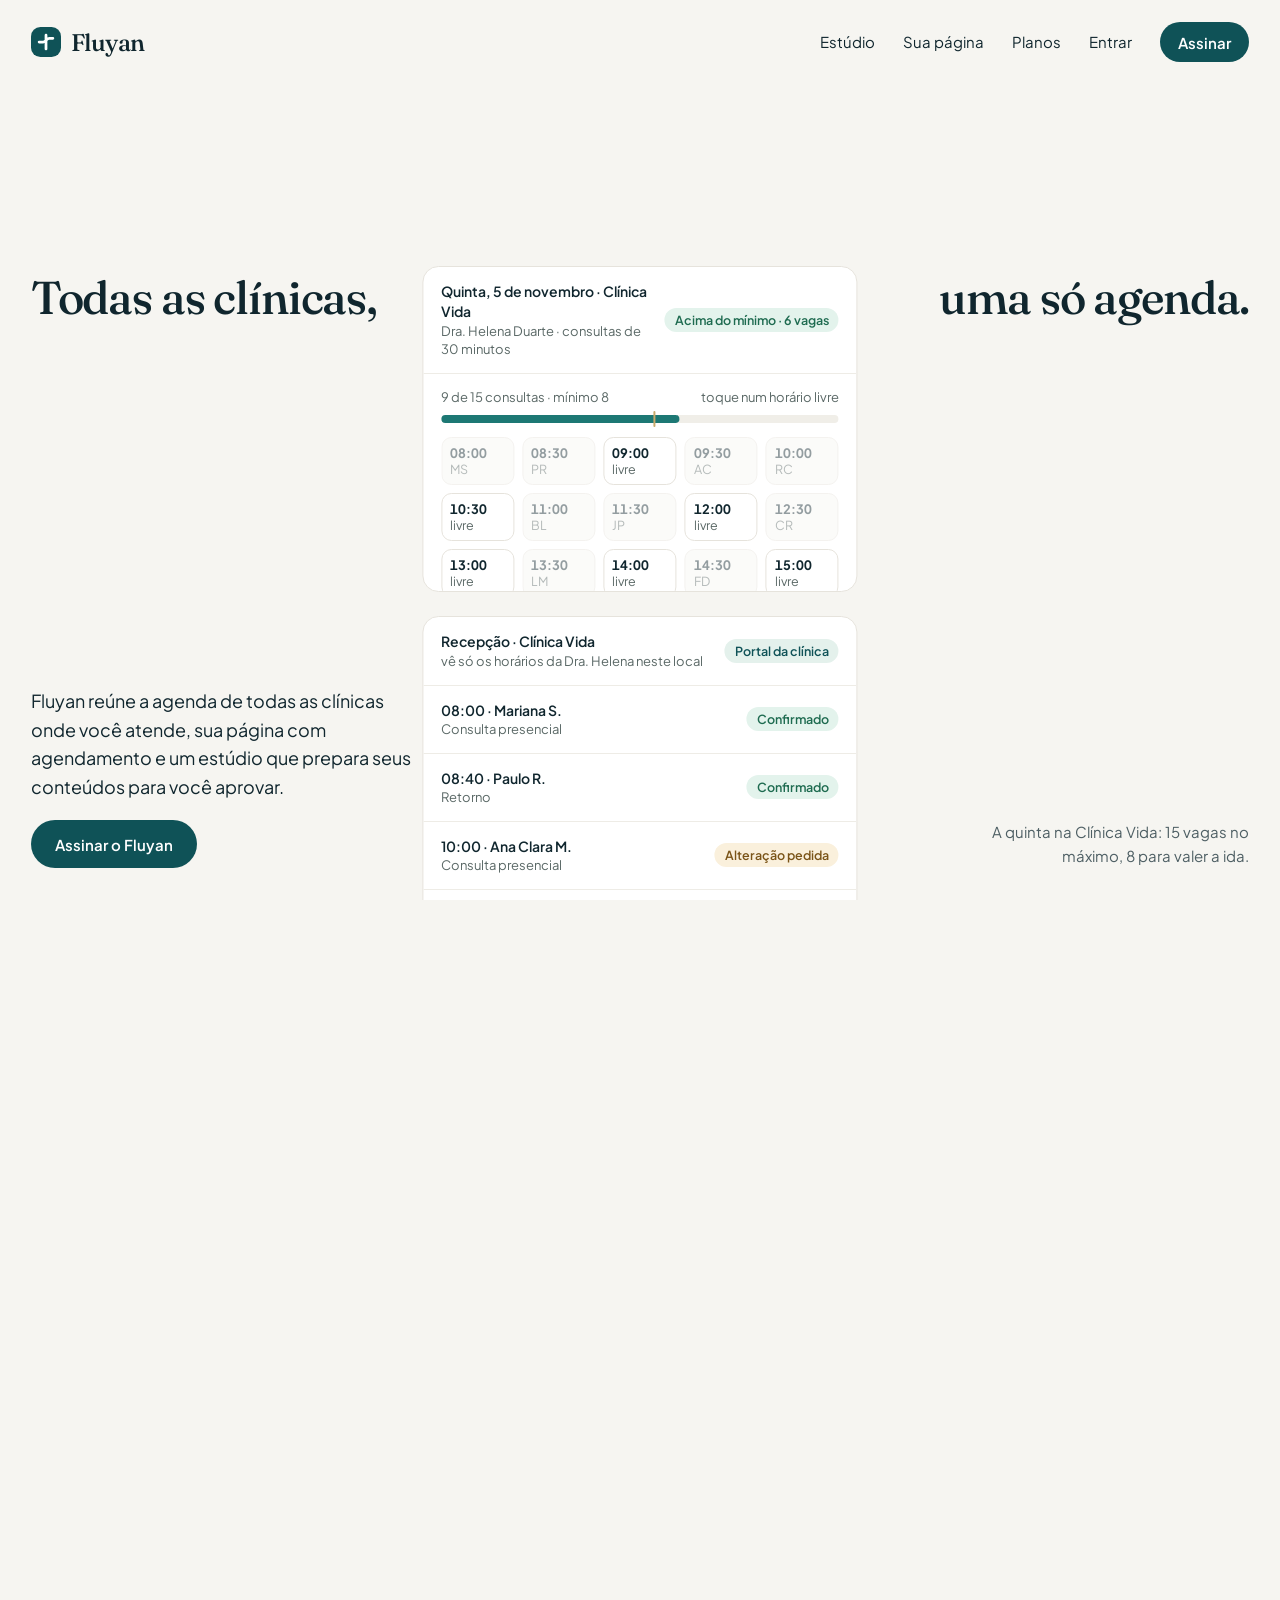
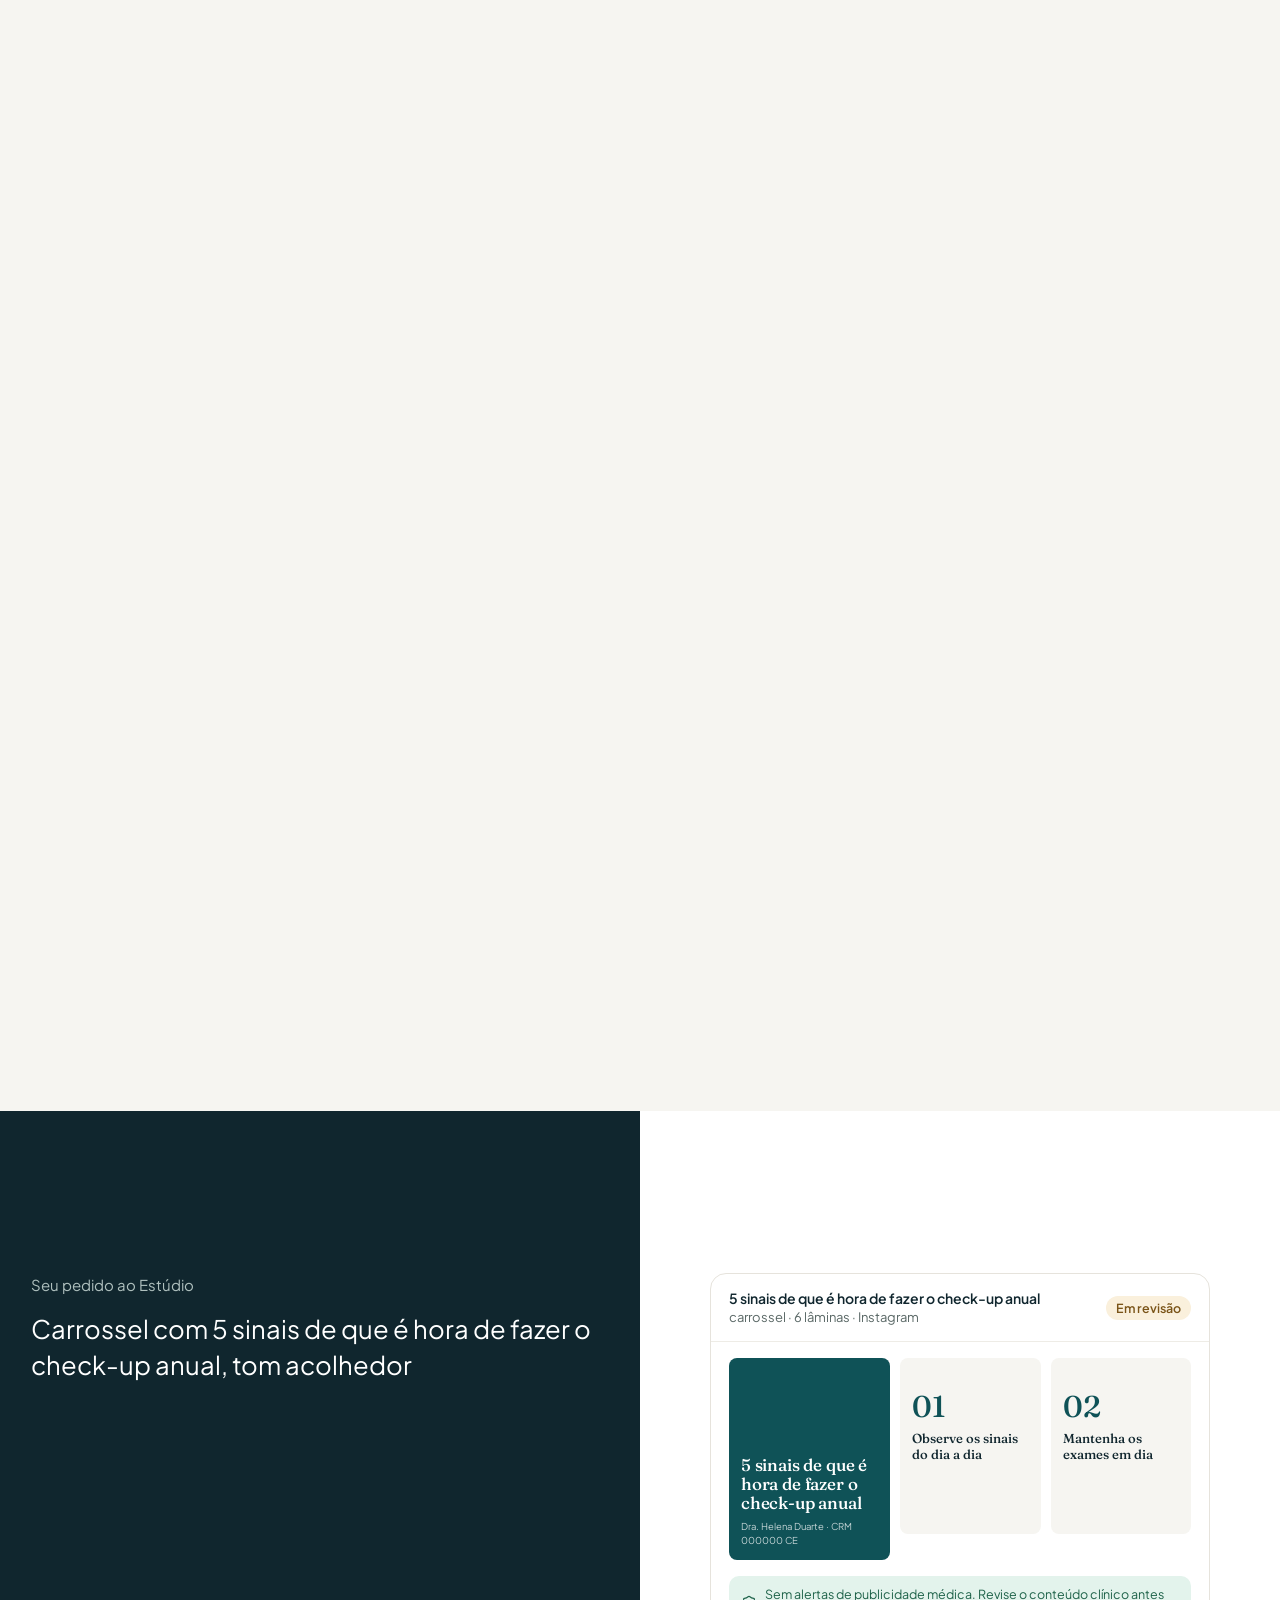
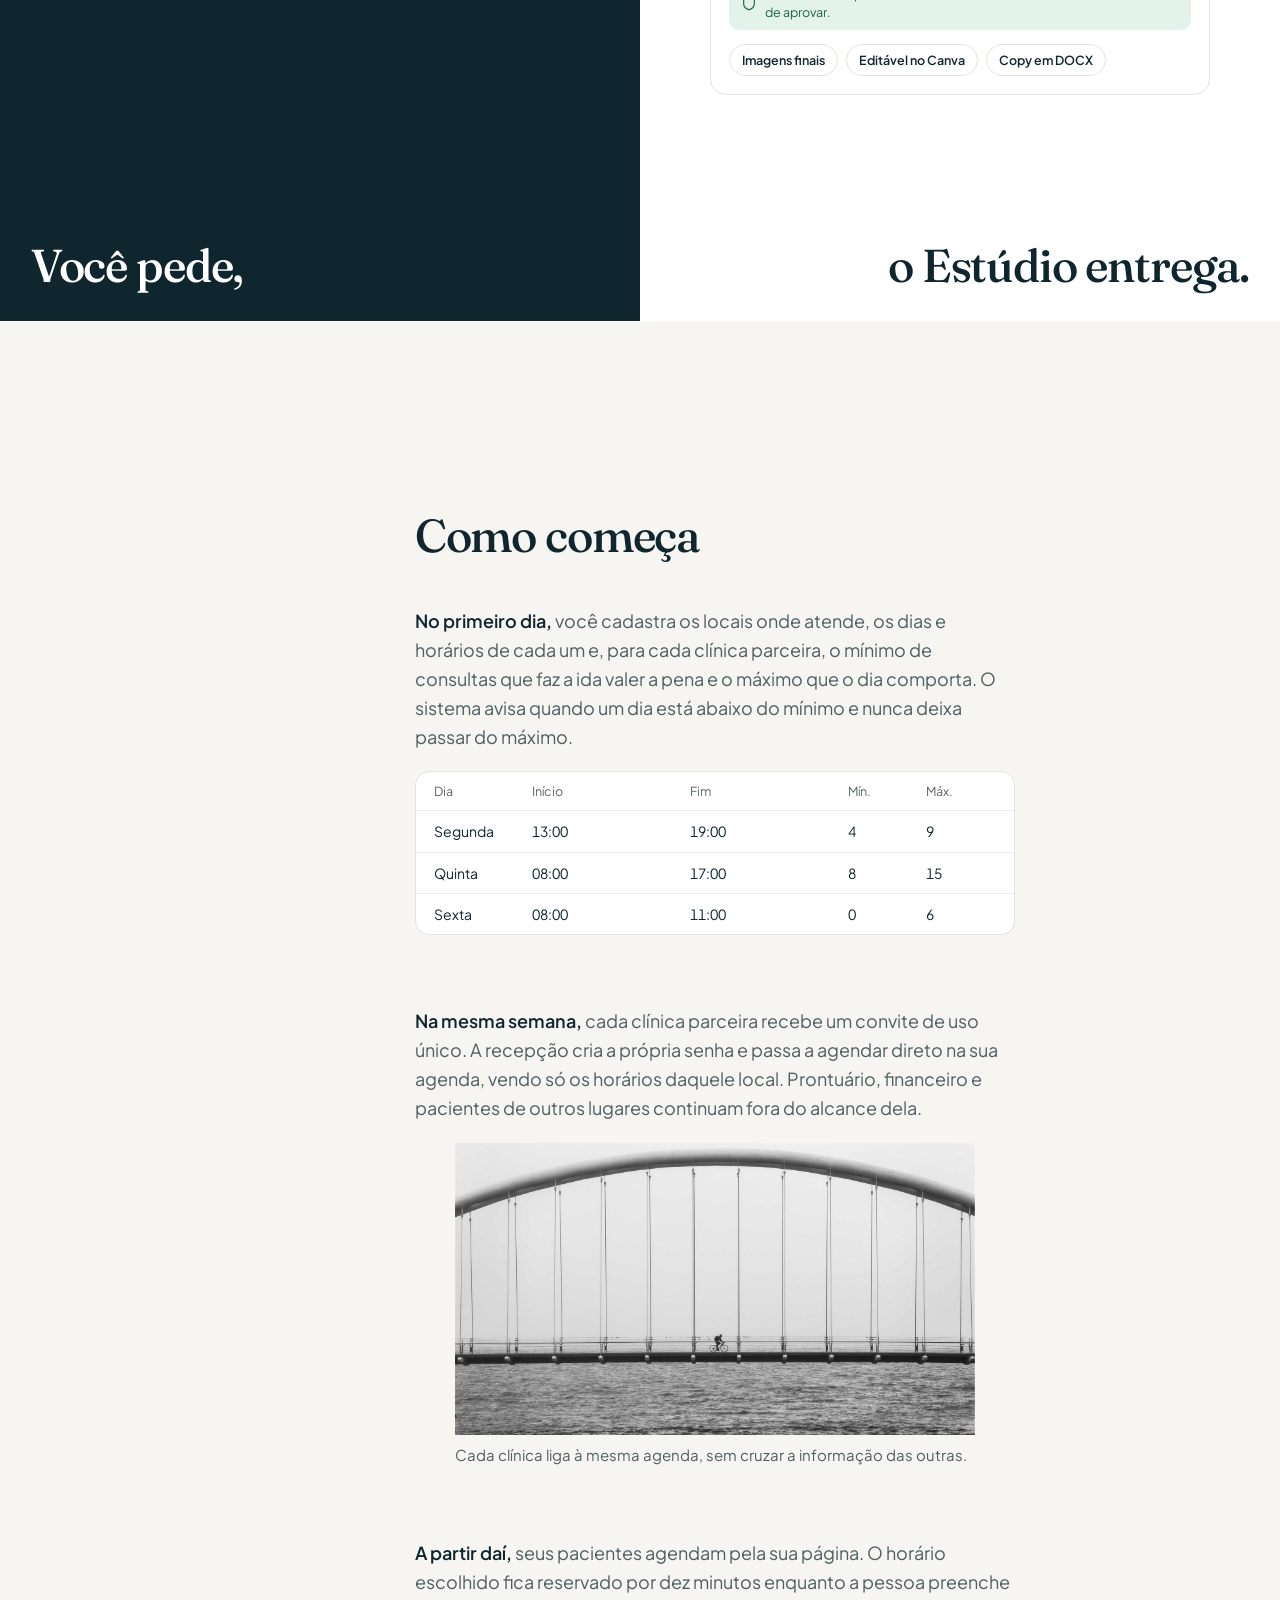
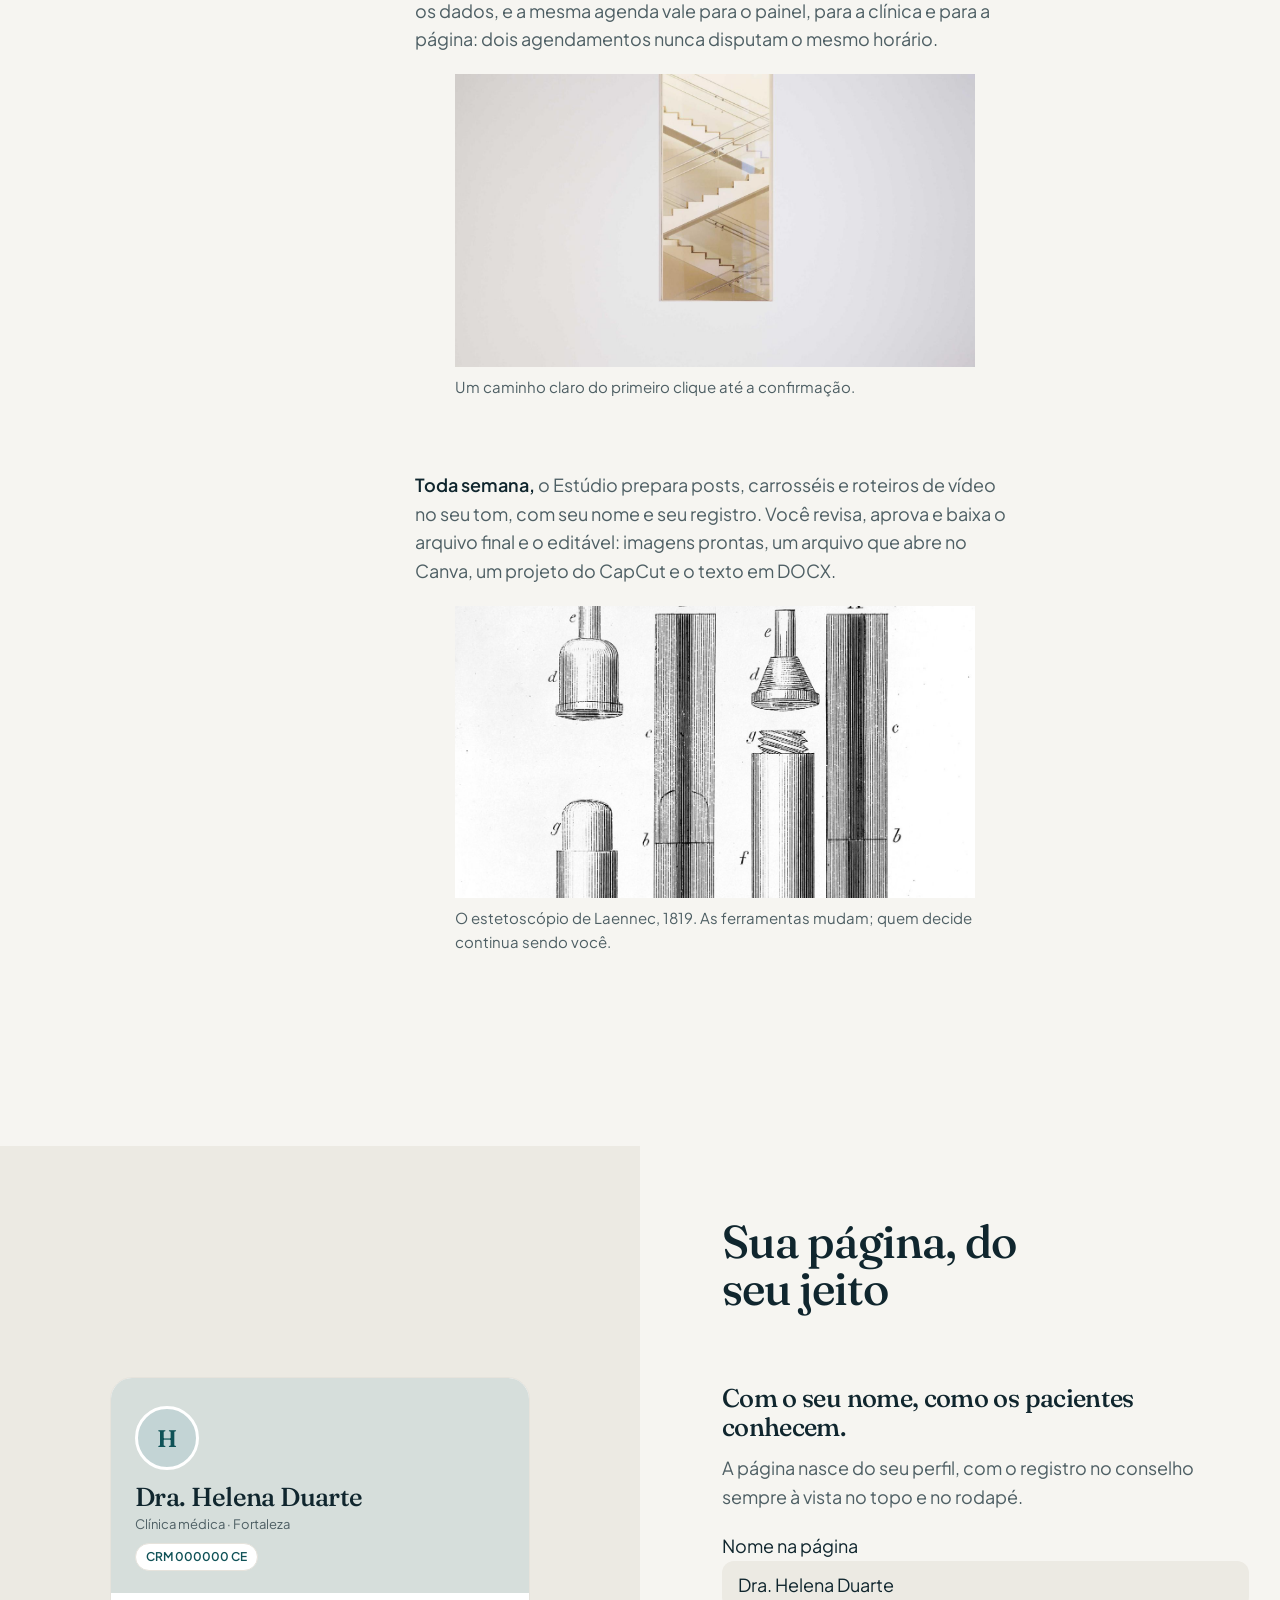
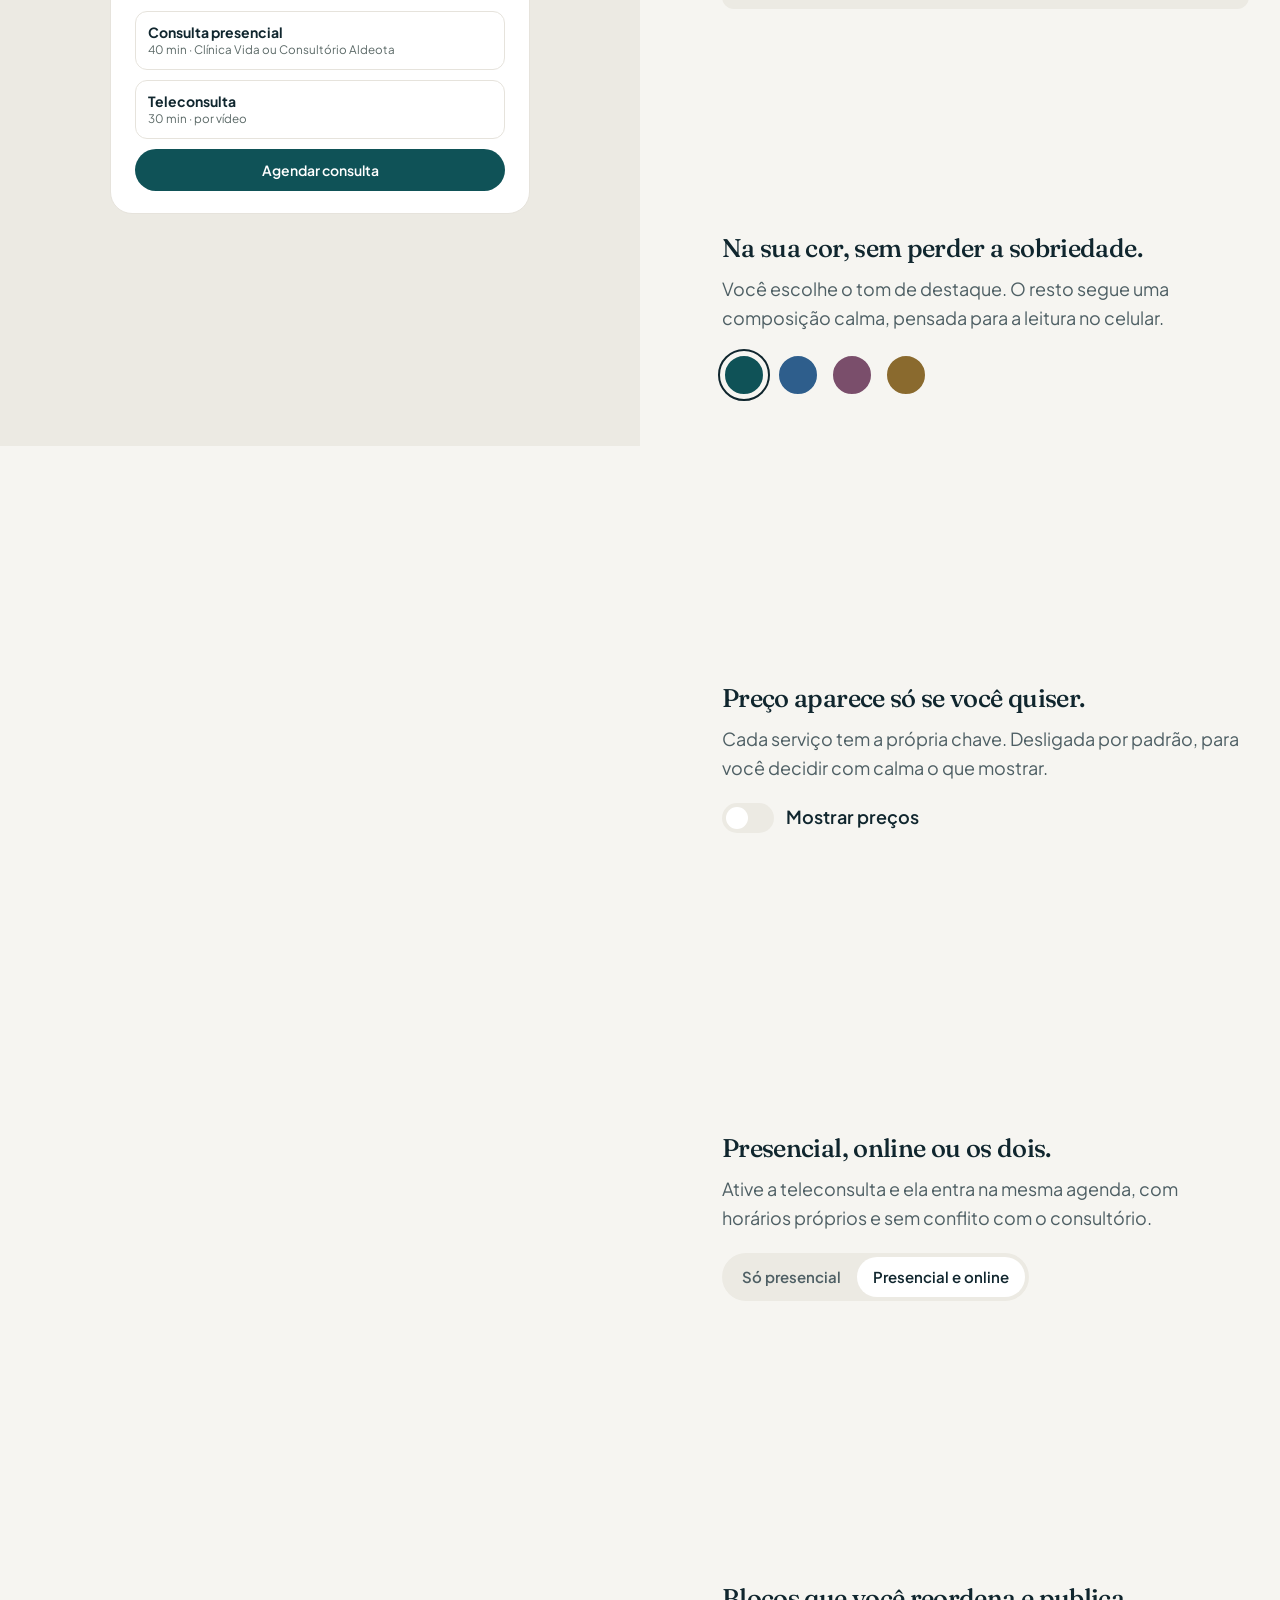
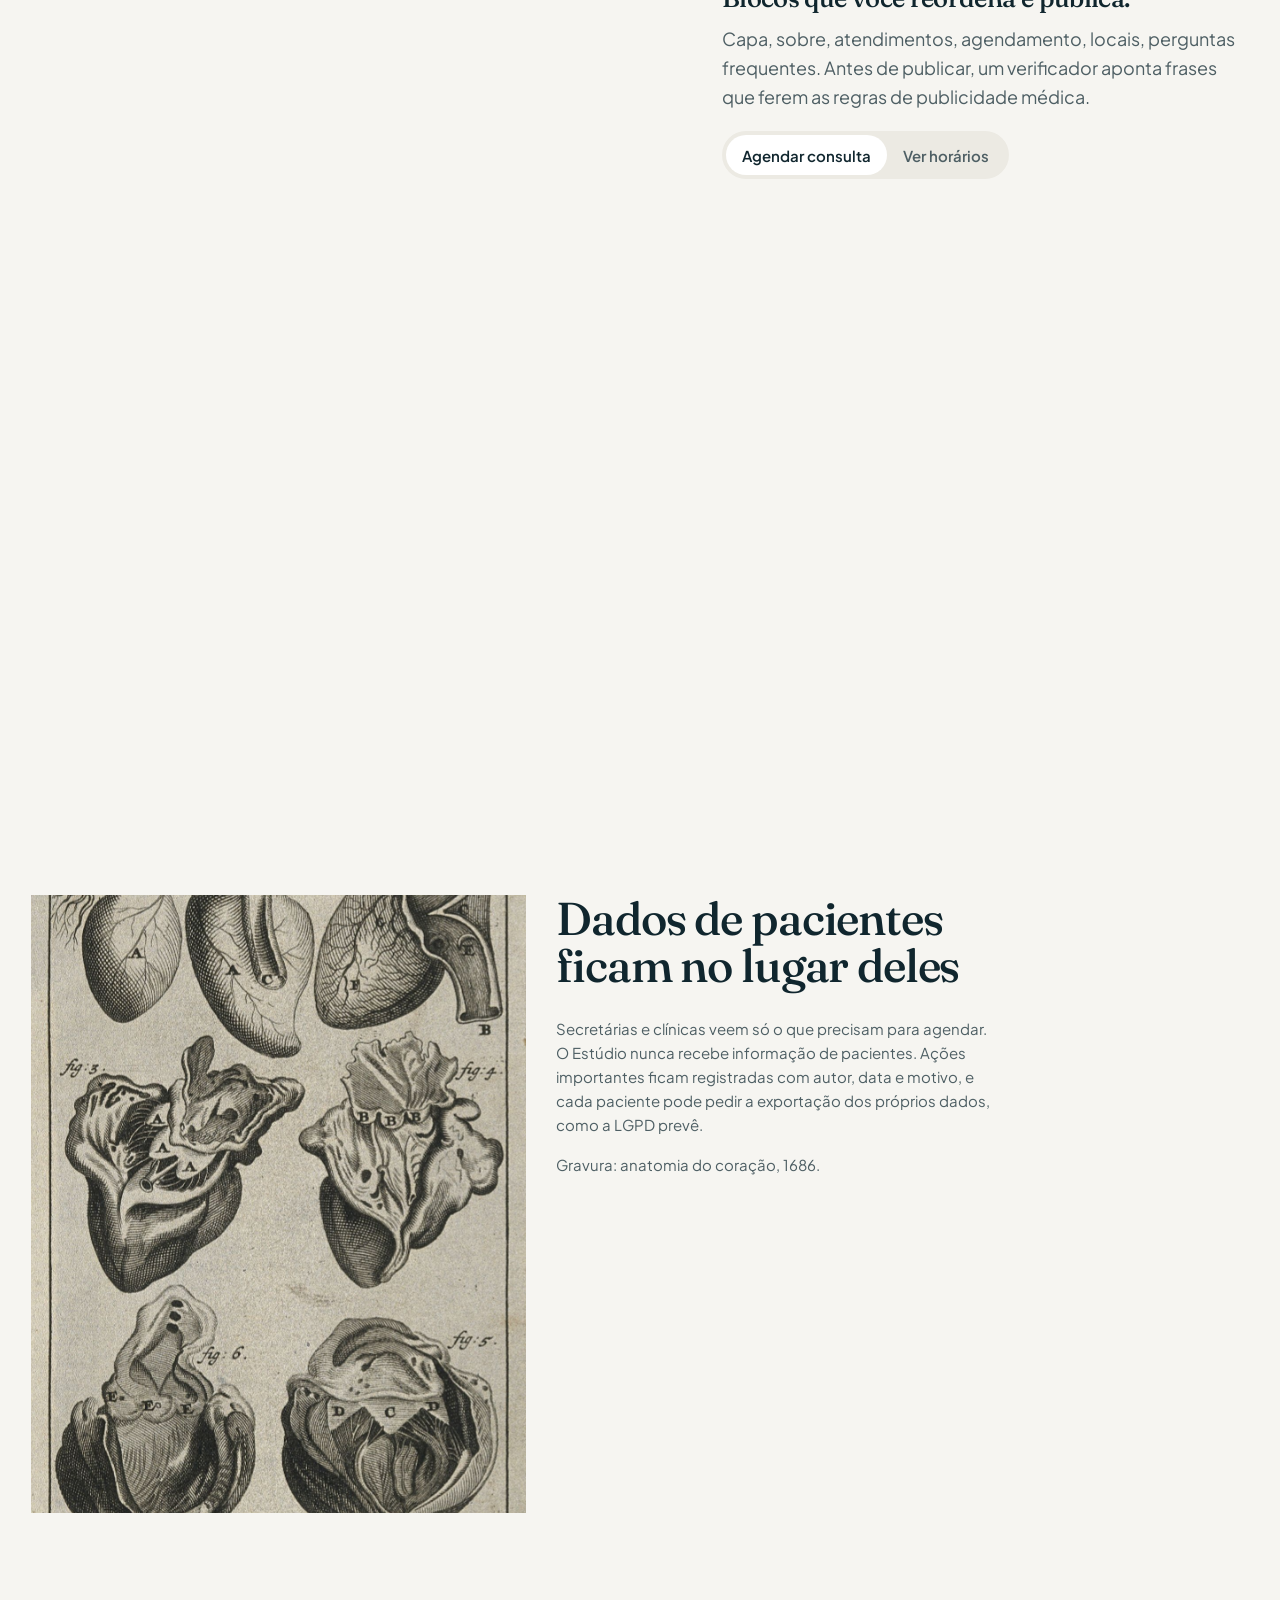
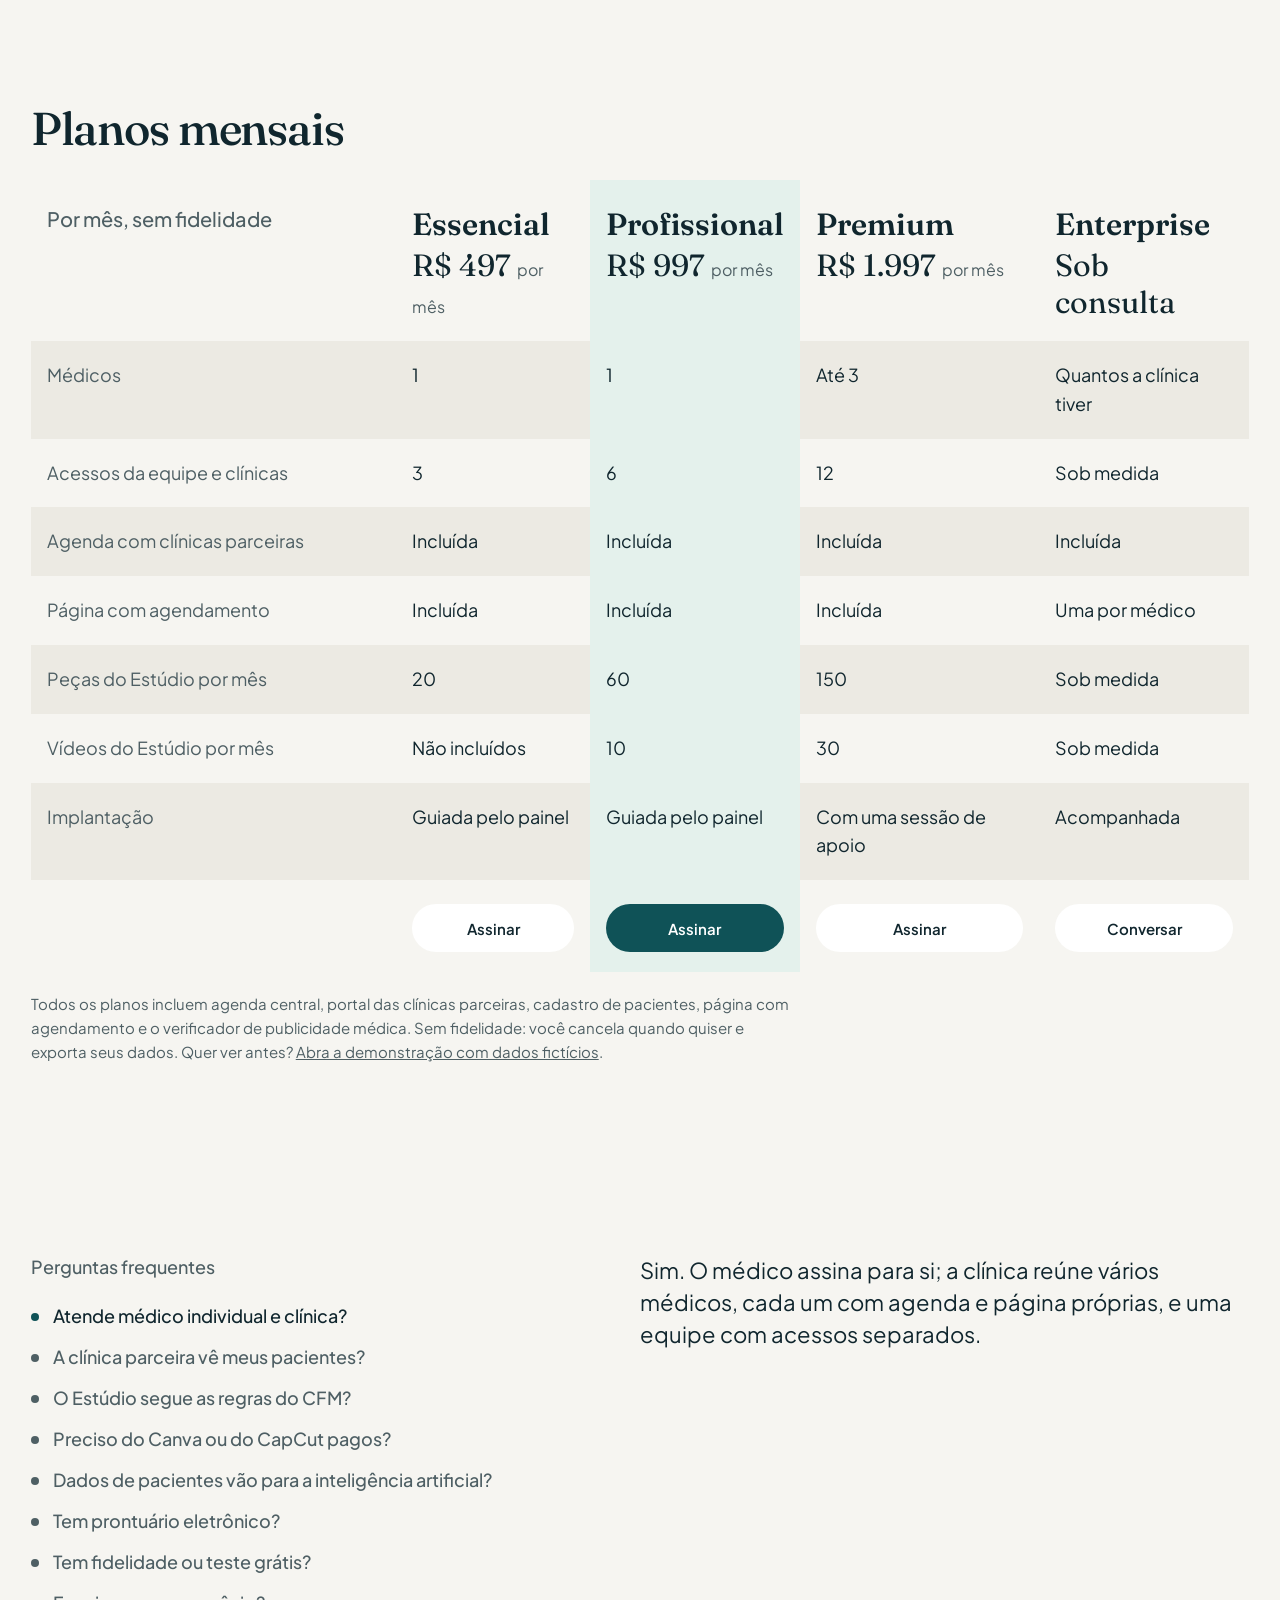
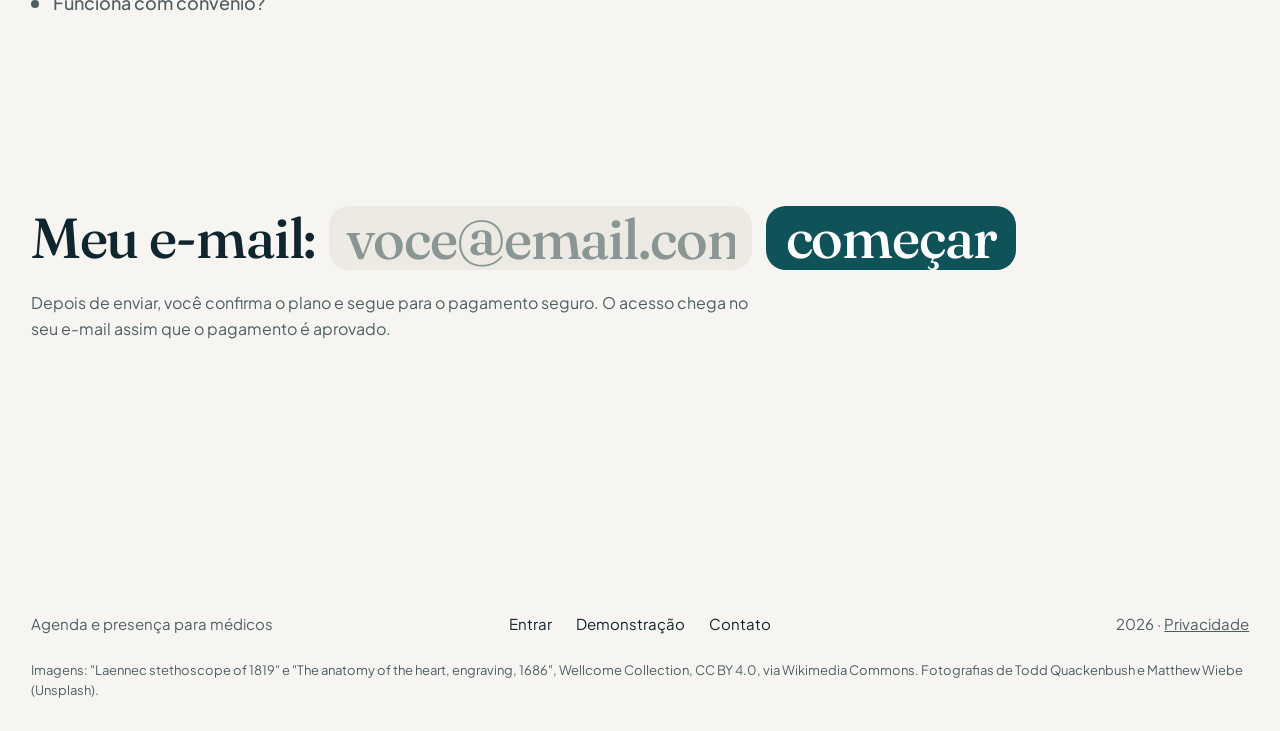
<file: index.html>
<!doctype html>
<html lang="pt-BR" data-theme="light">
<head>
<meta charset="utf-8">
<meta name="viewport" content="width=device-width, initial-scale=1, viewport-fit=cover">
<title>Fluyan · Agenda, página e conteúdo para médicos</title>
<meta name="description" content="Todas as clínicas onde você atende em uma só agenda, sua página com agendamento e um estúdio que cria seus conteúdos para você aprovar.">
<meta property="og:title" content="Fluyan · Todas as clínicas, uma só agenda">
<meta property="og:description" content="Agenda com clínicas parceiras, página profissional e estúdio de conteúdo para médicos.">
<link rel="icon" href="assets/icone.svg" type="image/svg+xml">
<link rel="preconnect" href="https://fonts.googleapis.com">
<link rel="preconnect" href="https://fonts.gstatic.com" crossorigin>
<link href="https://fonts.googleapis.com/css2?family=Fraunces:opsz,wght@9..144,400;9..144,500;9..144,600&family=Plus+Jakarta+Sans:wght@400;500;600;700&display=swap" rel="stylesheet">
<link rel="stylesheet" href="assets/tokens.css">
<style>
  :root {
    --bg: var(--mf-perola); --surface: #FFFFFF; --field: #ECEAE3; --ink: var(--mf-tinta); --muted: #4E5F64; --accent: var(--mf-petroleo); --dark: var(--mf-noite);
    --m: clamp(16px, 2.4vw, 32px); --gap: clamp(120px, 14vw, 200px);
    --t1: clamp(40px, 5.4vw, 88px); --t2: clamp(32px, 3.6vw, 56px); --t3: clamp(22px, 2vw, 28px); --t4: 18px; --t5: 15px;
    --r: 999px;
  }
  * { box-sizing: border-box; }
  html { scroll-behavior: smooth; }
  body { margin: 0; background: var(--bg); color: var(--ink); font: 400 var(--t4)/1.6 var(--mf-fonte); -webkit-font-smoothing: antialiased; }
  h1, h2, h3 { font-family: var(--mf-fonte-titulo); font-weight: 500; letter-spacing: -.025em; line-height: 1.02; margin: 0; }
  p { margin: 0; }
  a { color: inherit; }
  img { display: block; max-width: 100%; }
  svg.lucide { width: 16px; height: 16px; stroke-width: 1.75; flex: none; }
  :focus-visible { outline: 3px solid var(--mf-salvia); outline-offset: 3px; }
  .btn { display: inline-flex; align-items: center; justify-content: center; gap: 8px; height: 48px; padding: 0 24px; border-radius: var(--r); border: 0; background: var(--accent); color: #fff; font: 600 var(--t5) var(--mf-fonte); text-decoration: none; cursor: pointer; transition: transform 160ms var(--mf-ease), background 160ms; }
  .btn:hover { background: var(--mf-petroleo-2); }
  .btn:active { transform: scale(.97); }
  .btn.claro { background: var(--surface); color: var(--ink); }
  .btn.claro:hover { background: var(--field); }

  /* navegação */
  .nav { position: absolute; top: 0; left: 0; right: 0; z-index: 10; display: flex; justify-content: space-between; align-items: center; padding: 22px var(--m); font-size: var(--t5); }
  .marca { display: flex; align-items: center; gap: 10px; text-decoration: none; font: 500 24px var(--mf-fonte-titulo); letter-spacing: -.02em; }
  .nav nav { display: flex; align-items: center; gap: 28px; }
  .nav nav a:not(.btn) { text-decoration: none; transition: color 160ms; }
  .nav nav a:not(.btn):hover { color: var(--accent); }
  .nav .btn { height: 40px; padding: 0 18px; }

  /* herói: frase partida por uma moldura */
  .heroi { position: relative; height: 280svh; }
  .palco { position: sticky; top: 0; height: 100svh; overflow: hidden; }
  .palco h1 { position: absolute; inset: 0; display: flex; justify-content: space-between; align-items: flex-start; padding-top: calc(30svh + 4px) !important; padding: 0 var(--m); font-size: clamp(40px, 3.6vw, 60px); z-index: 4; pointer-events: none; }
  .palco h1 .metade { pointer-events: auto; }
  .metade { animation: chega 900ms var(--mf-ease) both; }
  .metade.b { animation-delay: 120ms; }
  @keyframes chega { from { opacity: 0; transform: translateY(18px); } }
  .metade { white-space: nowrap; }
  .rolo { position: absolute; left: 50%; top: 0; width: 34vw; transform: translateX(-50%); z-index: 3; }
  .rolo-trilho { display: flex; flex-direction: column; gap: 24px; will-change: transform; transition: transform 600ms var(--mf-ease); }
  .quadro { width: 34vw; aspect-ratio: 16 / 12; border-radius: 16px; overflow: hidden; flex: none; }
  .apoio { position: absolute; left: var(--m); bottom: 32px; max-width: 30ch; font-size: var(--t4); z-index: 2; }
  .apoio .btn { margin-top: 18px; }
  .legenda-quadro { position: absolute; right: var(--m); bottom: 32px; font-size: var(--t5); color: var(--muted); text-align: right; max-width: 24ch; z-index: 2; }

  /* fragmentos de interface: convenções do produto */
  [data-ui] { font-family: var(--mf-fonte); background: #fff; color: var(--ink); border: 1px solid #E6E3DC; font-size: 14px; line-height: 1.45; }
  [data-ui] .ui-top { display: flex; justify-content: space-between; align-items: center; padding: 14px 18px; border-bottom: 1px solid #EEECE6; gap: 10px; }
  [data-ui] .ui-top b { font-weight: 600; }
  [data-ui] .ui-top small { color: #5A6866; display: block; font-size: 13px; }
  [data-ui] .ui-chip { display: inline-flex; align-items: center; gap: 6px; height: 24px; padding: 0 10px; border-radius: 99px; font-size: 12.5px; font-weight: 600; white-space: nowrap; }
  .ui-ok { background: #E3F3EC; color: #1E6B50; } .ui-al { background: #FAF0DC; color: #7A5418; } .ui-er { background: #F8E6E4; color: #C2554D; } .ui-sa { background: #E4F1EC; color: #0F5257; }
  [data-ui] .ui-barra { height: 8px; border-radius: 99px; background: #F0EEE8; position: relative; margin: 0 18px; }
  [data-ui] .ui-barra i { position: absolute; inset: 0 auto 0 0; border-radius: 99px; background: #1D7874; transition: width 300ms var(--mf-ease), background 300ms; }
  [data-ui] .ui-barra .min { position: absolute; top: -4px; bottom: -4px; width: 2px; background: #C8A96A; border-radius: 2px; }
  [data-ui] .ui-slots { display: grid; grid-template-columns: repeat(5, 1fr); gap: 8px; padding: 14px 18px 18px; }
  [data-ui] .slot { border: 1px solid #E6E3DC; border-radius: 10px; padding: 7px 8px; font-size: 12.5px; text-align: left; background: #fff; font-family: inherit; color: inherit; cursor: pointer; transition: border-color 160ms, background 160ms, transform 160ms; }
  [data-ui] .slot b { display: block; font-variant-numeric: tabular-nums; font-size: 13px; }
  [data-ui] .slot span { color: #5A6866; }
  [data-ui] .slot.ocupado { background: #F6F5F1; cursor: default; }
  [data-ui] .slot.livre:hover { border-color: #1D7874; transform: translateY(-1px); }
  [data-ui] .slot.novo { background: #E4F1EC; border-color: #1D7874; }
  [data-ui] .slot:disabled { opacity: .45; cursor: default; }

  /* seções */
  section { scroll-margin-top: 20px; }
  .sec { margin-top: var(--gap); padding-top: 12px; }
  .wrap { padding: 12px var(--m) 0; }

  /* vitrine: entrada e saída */
  .vitrine { display: grid; grid-template-columns: 1fr 1fr; min-height: 90svh; }
  .entrada { background: var(--dark); color: #E8EEEC; position: relative; padding: 18svh var(--m) 120px; }
  .saida { background: var(--surface); position: relative; padding: 18svh var(--m) 120px; display: flex; justify-content: center; }
  .entrada label { display: block; font-size: var(--t5); color: #AFC0BE; margin-bottom: 14px; }
  .entrada textarea { width: min(34ch, 100%); min-height: 220px; background: transparent; border: 0; color: #fff; font: 400 var(--t3)/1.4 var(--mf-fonte); resize: none; padding: 0; caret-color: var(--mf-salvia); }
  .entrada textarea:focus { outline: none; }
  .vitrine .partido { position: absolute; bottom: 32px; font-size: var(--t2); }
  .entrada .partido { left: var(--m); color: #fff; }
  .saida .partido { right: var(--m); }
  .estudio-ui { width: min(500px, 100%); border-radius: 16px; overflow: hidden; align-self: flex-start; }
  .laminas { display: grid; grid-template-columns: 1.15fr 1fr 1fr; gap: 10px; padding: 16px 18px; }
  .lam { aspect-ratio: 4 / 5; border-radius: 8px; padding: 12px; display: flex; flex-direction: column; justify-content: flex-end; font-size: 11px; overflow: hidden; }
  .lam.capa { background: var(--mf-petroleo); color: #fff; }
  .lam.capa b { font: 500 17px/1.12 var(--mf-fonte-titulo); letter-spacing: -.01em; }
  .lam.cont { background: #F6F5F1; color: var(--ink); justify-content: flex-start; }
  .lam.cont em { font: 500 30px var(--mf-fonte-titulo); color: var(--mf-petroleo); font-style: normal; display: block; margin: 18px 0 6px; }
  .lam.cont b { font: 500 13px/1.2 var(--mf-fonte-titulo); }
  .lam small { opacity: .75; margin-top: 8px; font-size: 9.5px; }
  .ui-exp { display: flex; flex-wrap: wrap; gap: 8px; padding: 0 18px 18px; }
  .ui-exp span { display: inline-flex; gap: 6px; align-items: center; height: 32px; padding: 0 12px; border: 1px solid #E6E3DC; border-radius: 99px; font-size: 12.5px; font-weight: 600; }
  .ui-exp svg { color: #0F5257; width: 14px; height: 14px; }
  .ui-alerta { margin: 0 18px 14px; padding: 9px 12px; border-radius: 10px; background: #E3F3EC; color: #1E6249; font-size: 12.5px; display: flex; gap: 8px; align-items: center; }
  .ui-alerta.ruim { background: #FAF0DC; color: #6E4E14; }

  /* como funciona */
  .coluna { width: min(600px, 100%); margin-left: 30vw; }
  .coluna h2 { font-size: var(--t2); margin-bottom: 48px; }
  .etapa { margin-bottom: 72px; }
  .etapa p { color: var(--muted); }
  .etapa p b { color: var(--ink); font-weight: 600; }
  .prova { margin-top: 20px; }
  .prova img { width: 100%; height: auto; aspect-ratio: 16 / 9; object-fit: cover; }
  .prova figcaption { font-size: var(--t5); color: var(--muted); margin-top: 8px; }
  .regras-ui { border-radius: 14px; overflow: hidden; }
  .regras-ui .linha { display: grid; grid-template-columns: 90px 1fr 1fr 70px 70px; gap: 8px; padding: 10px 18px; align-items: center; border-top: 1px solid #EEECE6; font-variant-numeric: tabular-nums; } /* taste-skill-ignore: dentro de [data-ui] */
  .regras-ui .linha.cab { color: #5A6866; font-size: 12.5px; border-top: 0; }
  .convite-ui { border-radius: 14px; padding: 16px 18px; }
  .convite-ui code { display: block; margin-top: 8px; padding: 10px 12px; background: #F6F5F1; border-radius: 8px; font-size: 13px; overflow-wrap: anywhere; }

  /* recursos: saída fixa, controles vivos */
  .recursos { display: grid; grid-template-columns: 1fr 1fr; }
  .fixo { position: sticky; top: 0; height: 100svh; background: var(--field); display: grid; place-items: center; padding: var(--m); }
  .pagina-ui { width: min(420px, 100%); border-radius: 22px; overflow: hidden; --c: #0F5257; }
  .pagina-ui .topo-pg { padding: 28px 24px 22px; background: color-mix(in srgb, var(--c) 14%, #F6F5F1); transition: background 300ms; }
  .pagina-ui .foto { width: 64px; height: 64px; border-radius: 50%; background: color-mix(in srgb, var(--c) 25%, #fff); border: 3px solid #fff; display: grid; place-items: center; font: 600 24px var(--mf-fonte-titulo); color: var(--c); }
  .pagina-ui h3 { font-size: 26px; margin: 14px 0 2px; }
  .pagina-ui .selo { display: inline-flex; gap: 6px; align-items: center; font-size: 12px; font-weight: 600; color: var(--c); background: #fff; border: 1px solid #E6E3DC; border-radius: 99px; padding: 4px 10px; margin-top: 10px; }
  .pagina-ui .corpo-pg { padding: 18px 24px 22px; display: flex; flex-direction: column; gap: 10px; }
  .pagina-ui .srv { display: flex; justify-content: space-between; border: 1px solid #E6E3DC; border-radius: 12px; padding: 10px 12px; }
  .pagina-ui .srv small { display: block; color: #5A6866; }
  .pagina-ui .agendar { height: 42px; border-radius: 99px; background: var(--c); color: #fff; display: grid; place-items: center; font-weight: 600; transition: background 300ms; }
  .controles { padding: 72px var(--m) 30svh calc(var(--m) + 4vw); }
  .controles h2 { font-size: var(--t2); margin-bottom: 72px; max-width: 12ch; }
  .bloco { min-height: 50svh; max-width: 44ch; }
  .bloco h3 { font-size: var(--t3); margin-bottom: 12px; line-height: 1.15; }
  .bloco p { color: var(--muted); margin-bottom: 20px; }
  .ctl-cores { display: flex; gap: 10px; }
  .ctl-cores button { width: 44px; height: 44px; border-radius: 50%; border: 3px solid var(--bg); cursor: pointer; transition: transform 160ms; }
  .ctl-cores button[aria-pressed="true"] { outline: 2px solid var(--ink); outline-offset: 2px; }
  .ctl-cores button:hover { transform: scale(1.08); }
  .ctl-texto { width: 100%; height: 48px; border: 0; background: var(--field); border-radius: 12px; padding: 0 16px; font: 400 var(--t4) var(--mf-fonte); color: var(--ink); }
  .ctl-seg { display: inline-flex; background: var(--field); border-radius: 99px; padding: 4px; }
  .ctl-seg button { border: 0; background: none; height: 40px; padding: 0 16px; border-radius: 99px; font: 600 var(--t5) var(--mf-fonte); color: var(--muted); cursor: pointer; }
  .ctl-seg button[aria-pressed="true"] { background: var(--surface); color: var(--ink); }
  .ctl-chave { display: inline-flex; align-items: center; gap: 12px; cursor: pointer; font-weight: 600; }
  .ctl-chave input { appearance: none; width: 52px; height: 30px; border-radius: 99px; background: var(--field); position: relative; cursor: pointer; transition: background 200ms; margin: 0; }
  .ctl-chave input::after { content: ''; position: absolute; top: 4px; left: 4px; width: 22px; height: 22px; border-radius: 50%; background: #fff; transition: transform 200ms var(--mf-ease); }
  .ctl-chave input:checked { background: var(--accent); }
  .ctl-chave input:checked::after { transform: translateX(22px); }

  /* repouso: a gravura */
  .repouso { display: grid; grid-template-columns: 5fr 7fr; gap: var(--m); align-items: start; }
  .repouso figure { margin: 0; overflow: hidden; }
  .repouso img { width: 100%; height: auto; aspect-ratio: 4 / 5; object-fit: cover; transform: scale(1.08); transition: transform 1.2s var(--mf-ease); }
  .repouso p.frase { font: 500 var(--t2)/1.12 var(--mf-fonte-titulo); letter-spacing: -.02em; max-width: 16ch; margin-bottom: 24px; }
  .repouso h2 { font-size: var(--t2); max-width: 15ch; margin-bottom: 28px; }
  .repouso .cita { font-size: var(--t5); color: var(--muted); max-width: 40ch; }
  .lado-dir { padding-bottom: 8px; }
  .lado-dir img { width: 100%; aspect-ratio: 16 / 10; object-fit: cover; margin-top: 40px; }

  /* planos: tabela grande */
  .planos h2 { font-size: var(--t2); }
  .tabela { width: 100%; border-collapse: collapse; font-size: 18px; }
  .tabela th, .tabela td { text-align: left; padding: 20px 16px; vertical-align: top; }
  .tabela thead th { padding-top: 28px; }
  .tabela thead th .nome { display: block; font: 600 clamp(24px, 2.4vw, 36px)/1.1 var(--mf-fonte-titulo); }
  .tabela thead th .preco { display: block; font: 400 clamp(24px, 2.4vw, 36px)/1.2 var(--mf-fonte-titulo); margin-top: 6px; }
  .tabela thead th .preco small { font: 400 16px var(--mf-fonte); color: var(--muted); }
  .tabela tbody tr:nth-child(odd) td, .tabela tbody tr:nth-child(odd) th { background: var(--field); }
  .tabela tbody th { font-weight: 400; color: var(--muted); width: 30%; }
  .tabela .rec { background: var(--mf-salvia-suave) !important; }
  .tabela tfoot td { padding-top: 24px; }
  .tabela .btn { width: 100%; }
  .nota-planos { margin-top: 20px; font-size: var(--t5); color: var(--muted); max-width: 70ch; }
  .planos-movel { display: none; }
  .planos-movel-titulo { display: none; }

  /* perguntas: índice e uma resposta */
  .faq { display: grid; grid-template-columns: 5fr 1fr 6fr; }
  .faq ul { list-style: none; margin: 0; padding: 0; }
  .faq li + li { margin-top: 18px; }
  .faq .q { display: flex; gap: 14px; align-items: baseline; background: none; border: 0; padding: 0; font: 500 var(--t4) var(--mf-fonte); color: var(--muted); cursor: pointer; text-align: left; transition: color 150ms; }
  .faq .q::before { content: ''; width: 8px; height: 8px; border-radius: 50%; background: var(--muted); flex: none; transform: translateY(-2px); transition: background 150ms; }
  .faq .q[aria-selected="true"] { color: var(--ink); }
  .faq .q[aria-selected="true"]::before { background: var(--accent); }
  .faq h2 { font: 500 var(--t4) var(--mf-fonte); color: var(--muted); letter-spacing: 0; margin-bottom: 26px; }
  .faq .painel { position: sticky; top: 120px; grid-column: 3; align-self: start; font-size: 22px; line-height: 1.45; max-width: 40ch; transition: opacity 150ms; }
  .faq .resp-movel { display: none; }

  /* chamada final: frase com lacuna */
  .final form { display: flex; flex-wrap: wrap; align-items: center; gap: .25em; font: 500 clamp(32px, 4.4vw, 72px)/1.15 var(--mf-fonte-titulo); letter-spacing: -.02em; }
  .final input { font: inherit; letter-spacing: inherit; width: 7.5em; height: 1.15em; border: 0; background: var(--field); border-radius: .35em; padding: 0 .3em; color: var(--ink); vertical-align: baseline; }
  .final input::placeholder { color: #8A9694; }
  .final button { font: inherit; letter-spacing: inherit; height: 1.15em; border: 0; border-radius: .35em; padding: 0 .35em; background: var(--accent); color: #fff; cursor: pointer; transition: background 160ms, transform 160ms; }
  .final button:hover { background: var(--mf-petroleo-2); }
  .final .depois { font-size: 16px; color: var(--muted); margin-top: 20px; max-width: 60ch; }
  .cadastro { display: none; margin-top: 40px; max-width: 760px; grid-template-columns: 1fr 1fr; gap: 14px; }
  .cadastro.aberto { display: grid; }
  .cadastro label { font-size: var(--t5); font-weight: 600; }
  .cadastro input, .cadastro select { display: block; width: 100%; height: 50px; margin-top: 6px; border: 0; border-radius: 12px; background: var(--field); padding: 0 14px; font: 400 var(--t4) var(--mf-fonte); color: var(--ink); }
  .cadastro .inteiro { grid-column: span 2; }
  .cadastro .msg { grid-column: span 2; font-size: var(--t5); color: var(--muted); }

  /* rodapé */
  footer { margin-top: 30svh; padding: 0 var(--m) 30px; display: grid; grid-template-columns: 1fr auto 1fr; align-items: end; gap: 24px; font-size: var(--t5); }
  footer .meio { display: flex; gap: 24px; }
  footer .meio a { text-decoration: none; }
  footer .meio a:hover { color: var(--accent); }
  footer .fim { text-align: right; color: var(--muted); }
  footer .creditos { grid-column: 1 / -1; color: var(--muted); font-size: 13px; }
  footer .desc { color: var(--muted); }

  /* entradas */
  .sobe { transform: translateY(28px); transition: transform 800ms var(--mf-ease); }
  .sobe.visto { transform: none; }
  .sem-js .sobe { opacity: 1; transform: none; }

  @media (max-width: 860px) {
    :root { --gap: 104px; }
    .nav nav a:not(.btn) { display: none; }
    .heroi { height: auto; }
    .palco { position: relative; height: auto; overflow: visible; padding: 96px var(--m) 40px; }
    .palco h1 { position: static; display: block; padding: 0 !important; font-size: 10vw; }
    .metade { white-space: normal; display: block; }
    .metade.b { text-align: right; margin-top: 14px; }
    .rolo { position: static; transform: none; width: 100%; margin-top: 18px; }
    .rolo-trilho { transform: none !important; }
    .quadro { width: 100%; aspect-ratio: auto; }
    .quadro:not(:first-child) { display: none; }
    .apoio, .legenda-quadro { position: static; max-width: none; margin-top: 22px; text-align: left; }
    [data-ui] .ui-slots { grid-template-columns: repeat(3, 1fr); }
    .vitrine { grid-template-columns: 1fr; }
    .entrada, .saida { min-height: 62svh; padding: 48px var(--m) 110px; }
    .entrada textarea { font-size: 18px; min-height: 160px; }
    .vitrine .partido { font-size: 11vw; }
    .coluna { margin-left: 0; }
    .regras-ui .linha { grid-template-columns: 70px 1fr 1fr 44px 44px; padding: 10px 12px; font-size: 13px; }
    .recursos { grid-template-columns: 1fr; }
    .fixo { position: relative; height: auto; padding: 32px 12px 8px; align-items: start; }
    .pagina-ui { width: min(380px, 100%); }
    .controles { padding: 48px var(--m) 20svh; }
    .bloco { min-height: auto; margin-bottom: 64px; }
    .repouso { grid-template-columns: 1fr; }
    .tabela { display: none; }
    .planos-movel { display: grid; gap: 48px; margin-top: 32px; }
    .planos-movel-titulo { display: block; font-size: var(--t2); }
    .plano-m { background: var(--surface); border-radius: 20px; padding: 24px; }
    .plano-m.rec { background: var(--mf-salvia-suave); }
    .plano-m h3 { font-size: 9vw; }
    .plano-m .preco { font: 400 7vw var(--mf-fonte-titulo); margin: 4px 0 16px; }
    .plano-m dl { margin: 0 0 18px; }
    .plano-m dt { color: var(--muted); font-size: 15px; }
    .plano-m dd { margin: 0 0 10px; font-size: 17px; }
    .plano-m .btn { width: 100%; }
    .faq { grid-template-columns: 1fr; }
    .faq .painel { display: none; }
    .faq .resp-movel { font-size: 17px; margin: 10px 0 0 22px; color: var(--ink); }
    .faq .resp-movel.aberta { display: block; }
    
    .final input { width: calc(100% - 4.4em); }
    .final form { font-size: 8vw; }
    .cadastro { grid-template-columns: 1fr; }
    .cadastro .inteiro, .cadastro .msg { grid-column: auto; }
    footer { grid-template-columns: 1fr; margin-top: 20svh; gap: 8px; }
    footer .fim { text-align: left; }
  }
  @media (prefers-reduced-motion: reduce) {
    html { scroll-behavior: auto; }
    .sobe { transform: none; transition: none; }
    .rolo-trilho, .repouso img { transition: none; }
  }
</style>
</head>
<body class="sem-js">
<header class="nav">
  <a class="marca" href="#" aria-label="Fluyan, início"><svg width="30" height="30" viewBox="0 0 48 48" aria-hidden="true"><rect width="48" height="48" rx="15" fill="#0F5257"/><path d="M24 13v22M13 24h6.5c4.2 0 5.6-6 9.8-6H35" fill="none" stroke="#fff" stroke-width="4.4" stroke-linecap="round" stroke-linejoin="round"/></svg>Fluyan</a>
  <nav aria-label="Principal"><a href="#estudio">Estúdio</a><a href="#pagina">Sua página</a><a href="#planos">Planos</a><a href="app/">Entrar</a><a class="btn" href="#comecar">Assinar</a></nav>
</header>

<main>
<section class="heroi" id="topo" aria-label="Apresentação">
  <div class="palco">
    <h1><span class="metade a">Todas as clínicas,</span> <span class="metade b">uma só agenda.</span></h1>
    <div class="rolo" aria-label="Partes do Fluyan">
      <div class="rolo-trilho" id="trilho">
        <!-- 1. agenda da quinta: a parte viva -->
        <div class="quadro" data-ui id="agenda-ui">
          <div class="ui-top"><div><b>Quinta, 5 de novembro · Clínica Vida</b><small>Dra. Helena Duarte · consultas de 30 minutos</small></div><span class="ui-chip ui-ok" id="ag-chip">Acima do mínimo</span></div>
          <div class="ui-top" style="border:0;padding-bottom:8px"><small id="ag-txt">9 de 15 consultas · mínimo 8</small><small>toque num horário livre</small></div>
          <div class="ui-barra"><i id="ag-barra" style="width:60%"></i><span class="min" style="left:53.3%"></span></div>
          <div class="ui-slots" id="ag-slots"></div>
        </div>
        <!-- 2. portal da clínica -->
        <div class="quadro" data-ui>
          <div class="ui-top"><div><b>Recepção · Clínica Vida</b><small>vê só os horários da Dra. Helena neste local</small></div><span class="ui-chip ui-sa">Portal da clínica</span></div>
          <div class="ui-top"><div><b>08:00 · Mariana S.</b><small>Consulta presencial</small></div><span class="ui-chip ui-ok">Confirmado</span></div>
          <div class="ui-top"><div><b>08:40 · Paulo R.</b><small>Retorno</small></div><span class="ui-chip ui-ok">Confirmado</span></div>
          <div class="ui-top"><div><b>10:00 · Ana Clara M.</b><small>Consulta presencial</small></div><span class="ui-chip ui-al">Alteração pedida</span></div>
          <div class="ui-top" style="border:0"><div><b>Quinta, 12 de novembro</b><small>data provisória, aguardando confirmação</small></div><span class="ui-chip ui-al">Provisória</span></div>
        </div>
        <!-- 3. estúdio -->
        <div class="quadro" data-ui>
          <div class="ui-top"><div><b>Estúdio · carrossel para Instagram</b><small>5 sinais de que é hora do check-up</small></div><span class="ui-chip ui-al">Em revisão</span></div>
          <div class="laminas"><div class="lam capa"><b>5 sinais de que é hora do check-up</b><small>Dra. Helena Duarte · CRM 000000 CE</small></div><div class="lam cont"><em>01</em><!-- taste-skill-ignore: numeração das lâminas do produto --><b>Cansaço que não passa</b></div><div class="lam cont"><em>02</em><b>Exames atrasados</b></div></div>
          <div class="ui-exp"><span><svg viewBox="0 0 24 24" fill="none" stroke="currentColor" stroke-width="2"><rect x="3" y="3" width="18" height="18" rx="2"/><circle cx="9" cy="9" r="2"/><path d="m21 15-3-3-9 9"/></svg>Imagens finais</span><span>Editável no Canva</span><span>Copy em DOCX</span></div>
        </div>
        <!-- 4. página pública -->
        <div class="quadro" data-ui>
          <div class="ui-top"><div><b>Página da Dra. Helena · agendamento</b><small>o paciente escolhe local, dia e horário</small></div><span class="ui-chip ui-sa">Reserva por 10 min</span></div>
          <div class="ui-slots" style="grid-template-columns:repeat(4,1fr)"><button class="slot ocupado" tabindex="-1"><b>qua</b><span>4 nov</span></button><button class="slot novo" tabindex="-1"><b>qui</b><span>5 nov</span></button><button class="slot ocupado" tabindex="-1"><b>sex</b><span>6 nov</span></button><button class="slot ocupado" tabindex="-1"><b>seg</b><span>9 nov</span></button>
            <button class="slot" tabindex="-1"><b>14:00</b></button><button class="slot novo" tabindex="-1"><b>14:40</b></button><button class="slot" tabindex="-1"><b>15:20</b></button><button class="slot" tabindex="-1"><b>16:00</b></button></div>
          <div class="ui-top" style="border:0"><div><b>Consulta agendada · código ZX7WNY</b><small>orientações e confirmação pelo WhatsApp</small></div><span class="ui-chip ui-ok">Confirmado</span></div>
        </div>
      </div>
    </div>
    <div class="apoio"><p>Fluyan reúne a agenda de todas as clínicas onde você atende, sua página com agendamento e um estúdio que prepara seus conteúdos para você aprovar.</p><a class="btn" href="#comecar">Assinar o Fluyan</a></div>
    <p class="legenda-quadro" id="legenda-quadro">A quinta na Clínica Vida: 15 vagas no máximo, 8 para valer a ida.</p>
  </div>
</section>

<section class="sec" id="estudio" aria-labelledby="t-estudio">
  <div class="vitrine">
    <div class="entrada">
      <label for="pedido">Seu pedido ao Estúdio</label>
      <textarea id="pedido" spellcheck="false">Carrossel com 5 sinais de que é hora de fazer o check-up anual, tom acolhedor</textarea>
      <h2 class="partido" id="t-estudio">Você pede,</h2>
    </div>
    <div class="saida">
      <div class="estudio-ui sobe" data-ui>
        <div class="ui-top"><div><b id="es-titulo">5 sinais de que é hora de fazer o check-up anual</b><small id="es-sub">carrossel · 6 lâminas · Instagram</small></div><span class="ui-chip ui-al">Em revisão</span></div>
        <div class="laminas"><div class="lam capa"><b id="es-capa">5 sinais de que é hora de fazer o check-up anual</b><small>Dra. Helena Duarte · CRM 000000 CE</small></div><div class="lam cont"><em>01</em><!-- taste-skill-ignore: numeração das lâminas do produto --><b id="es-l1">Observe os sinais do dia a dia</b></div><div class="lam cont"><em>02</em><b id="es-l2">Mantenha os exames em dia</b></div></div>
        <div class="ui-alerta" id="es-alerta"><svg class="lucide" viewBox="0 0 24 24" fill="none" stroke="currentColor" stroke-width="2"><path d="M20 13c0 5-3.5 7.5-7.66 8.95a1 1 0 0 1-.67-.01C7.5 20.5 4 18 4 13V6a1 1 0 0 1 1-1c2 0 4.5-1.2 6.24-2.72a1.17 1.17 0 0 1 1.52 0C14.51 3.81 17 5 19 5a1 1 0 0 1 1 1z"/></svg><span>Sem alertas de publicidade médica. Revise o conteúdo clínico antes de aprovar.</span></div>
        <div class="ui-exp"><span>Imagens finais</span><span>Editável no Canva</span><span>Copy em DOCX</span></div>
      </div>
      <h2 class="partido" aria-hidden="true">o Estúdio entrega.</h2>
    </div>
  </div>
</section>

<section class="sec wrap" aria-labelledby="t-como">
  <div class="coluna">
    <h2 id="t-como">Como começa</h2>
    <div class="etapa">
      <p class="sobe"><b>No primeiro dia,</b> você cadastra os locais onde atende, os dias e horários de cada um e, para cada clínica parceira, o mínimo de consultas que faz a ida valer a pena e o máximo que o dia comporta. O sistema avisa quando um dia está abaixo do mínimo e nunca deixa passar do máximo.</p>
      <div class="prova regras-ui sobe" data-ui>
        <div class="linha cab"><span>Dia</span><span>Início</span><span>Fim</span><span>Mín.</span><span>Máx.</span></div>
        <div class="linha"><span>Segunda</span><span>13:00</span><span>19:00</span><span>4</span><span>9</span></div>
        <div class="linha"><span>Quinta</span><span>08:00</span><span>17:00</span><span>8</span><span>15</span></div>
        <div class="linha"><span>Sexta</span><span>08:00</span><span>11:00</span><span>0</span><span>6</span></div>
      </div>
    </div>
    <div class="etapa">
      <p class="sobe"><b>Na mesma semana,</b> cada clínica parceira recebe um convite de uso único. A recepção cria a própria senha e passa a agendar direto na sua agenda, vendo só os horários daquele local. Prontuário, financeiro e pacientes de outros lugares continuam fora do alcance dela.</p>
      <figure class="prova sobe"><img src="assets/ponte-branca.jpg" width="1600" height="1000" alt="Ponte branca em arco sobre água cinzenta" loading="lazy"><figcaption>Cada clínica liga à mesma agenda, sem cruzar a informação das outras.</figcaption></figure>
    </div>
    <div class="etapa">
      <p class="sobe"><b>A partir daí,</b> seus pacientes agendam pela sua página. O horário escolhido fica reservado por dez minutos enquanto a pessoa preenche os dados, e a mesma agenda vale para o painel, para a clínica e para a página: dois agendamentos nunca disputam o mesmo horário.</p>
      <figure class="prova sobe"><img src="assets/escada-branca.jpg" width="1600" height="1000" alt="Abertura numa parede branca mostrando uma escada branca" loading="lazy"><figcaption>Um caminho claro do primeiro clique até a confirmação.</figcaption></figure>
    </div>
    <div class="etapa">
      <p class="sobe"><b>Toda semana,</b> o Estúdio prepara posts, carrosséis e roteiros de vídeo no seu tom, com seu nome e seu registro. Você revisa, aprova e baixa o arquivo final e o editável: imagens prontas, um arquivo que abre no Canva, um projeto do CapCut e o texto em DOCX.</p>
      <figure class="prova sobe"><img src="assets/estetoscopio-1819.jpg" width="1200" height="1883" alt="Estetoscópio de madeira de Laennec, de 1819, em duas peças" loading="lazy" style="aspect-ratio:16/9;object-position:50% 30%"><figcaption>O estetoscópio de Laennec, 1819. As ferramentas mudam; quem decide continua sendo você.</figcaption></figure>
    </div>
  </div>
</section>

<section class="sec" id="pagina" aria-labelledby="t-pagina">
  <div class="recursos">
    <div class="fixo">
      <div class="pagina-ui" data-ui id="pg-ui">
        <div class="topo-pg"><div class="foto" id="pg-ini">H</div><h3 id="pg-nome">Dra. Helena Duarte</h3><span style="font-size:13px;color:#4E5F64">Clínica médica · Fortaleza</span><br><span class="selo">CRM 000000 CE</span></div>
        <div class="corpo-pg">
          <div class="srv"><span><b>Consulta presencial</b><small>40 min · Clínica Vida ou Consultório Aldeota</small></span><b id="pg-preco" hidden>R$ 380</b></div>
          <div class="srv" id="pg-tele"><span><b>Teleconsulta</b><small>30 min · por vídeo</small></span><b id="pg-preco2" hidden>R$ 300</b></div>
          <div class="agendar" id="pg-cta">Agendar consulta</div>
        </div>
      </div>
    </div>
    <div class="controles">
      <h2 id="t-pagina">Sua página, do seu jeito</h2>
      <div class="bloco sobe"><h3>Com o seu nome, como os pacientes conhecem.</h3><p>A página nasce do seu perfil, com o registro no conselho sempre à vista no topo e no rodapé.</p><label class="sr" for="ctl-nome">Nome na página</label><input class="ctl-texto" id="ctl-nome" value="Dra. Helena Duarte" maxlength="40"></div>
      <div class="bloco sobe"><h3>Na sua cor, sem perder a sobriedade.</h3><p>Você escolhe o tom de destaque. O resto segue uma composição calma, pensada para a leitura no celular.</p><div class="ctl-cores" role="group" aria-label="Cor de destaque"><button style="background:#0F5257" data-cor="#0F5257" aria-pressed="true" aria-label="Petróleo"></button><button style="background:#2E5E8C" data-cor="#2E5E8C" aria-pressed="false" aria-label="Azul"></button><button style="background:#7A4E6B" data-cor="#7A4E6B" aria-pressed="false" aria-label="Ameixa"></button><button style="background:#8A6A2E" data-cor="#8A6A2E" aria-pressed="false" aria-label="Bronze"></button></div></div>
      <div class="bloco sobe"><h3>Preço aparece só se você quiser.</h3><p>Cada serviço tem a própria chave. Desligada por padrão, para você decidir com calma o que mostrar.</p><label class="ctl-chave"><input type="checkbox" id="ctl-preco"> Mostrar preços</label></div>
      <div class="bloco sobe"><h3>Presencial, online ou os dois.</h3><p>Ative a teleconsulta e ela entra na mesma agenda, com horários próprios e sem conflito com o consultório.</p><div class="ctl-seg" role="group" aria-label="Modalidades"><button aria-pressed="false" data-mod="pres">Só presencial</button><button aria-pressed="true" data-mod="ambos">Presencial e online</button></div></div>
      <div class="bloco sobe"><h3>Blocos que você reordena e publica.</h3><p>Capa, sobre, atendimentos, agendamento, locais, perguntas frequentes. Antes de publicar, um verificador aponta frases que ferem as regras de publicidade médica.</p><div class="ctl-seg" role="group" aria-label="Botão principal"><button aria-pressed="true" data-cta="Agendar consulta">Agendar consulta</button><button aria-pressed="false" data-cta="Ver horários">Ver horários</button></div></div>
    </div>
  </div>
</section>

<section class="sec wrap repouso" aria-labelledby="t-cuidado">
  <figure class="sobe"><img id="gravura" src="assets/coracao-1686.jpg" width="1195" height="1900" alt="Gravura de 1686 com estudos da anatomia do coração" loading="lazy"></figure>
  <div class="lado-dir">
    <h2 id="t-cuidado">Dados de pacientes ficam no lugar deles</h2>
    <p class="cita sobe">Secretárias e clínicas veem só o que precisam para agendar. O Estúdio nunca recebe informação de pacientes. Ações importantes ficam registradas com autor, data e motivo, e cada paciente pode pedir a exportação dos próprios dados, como a LGPD prevê.</p>
    <p class="cita sobe" style="margin-top:16px">Gravura: anatomia do coração, 1686.</p>
  </div>
</section>

<section class="sec wrap planos" id="planos" aria-labelledby="t-planos">
  <h2 id="t-planos" style="margin-bottom:28px">Planos mensais</h2>
  <table class="tabela sobe">
    <thead><tr class="sobe"><th><span class="nome" style="font-size:20px;font-family:var(--mf-fonte);font-weight:500;color:var(--muted)">Por mês, sem fidelidade</span></th>
      <th><span class="nome">Essencial</span><span class="preco">R$ 497 <small>por mês</small></span></th>
      <th class="rec"><span class="nome">Profissional</span><span class="preco">R$ 997 <small>por mês</small></span></th>
      <th><span class="nome">Premium</span><span class="preco">R$ 1.997 <small>por mês</small></span></th>
      <th><span class="nome">Enterprise</span><span class="preco">Sob consulta</span></th></tr></thead>
    <tbody>
      <tr class="sobe"><th>Médicos</th><td>1</td><td class="rec">1</td><td>Até 3</td><td>Quantos a clínica tiver</td></tr>
      <tr class="sobe"><th>Acessos da equipe e clínicas</th><td>3</td><td class="rec">6</td><td>12</td><td>Sob medida</td></tr>
      <tr class="sobe"><th>Agenda com clínicas parceiras</th><td>Incluída</td><td class="rec">Incluída</td><td>Incluída</td><td>Incluída</td></tr>
      <tr class="sobe"><th>Página com agendamento</th><td>Incluída</td><td class="rec">Incluída</td><td>Incluída</td><td>Uma por médico</td></tr>
      <tr class="sobe"><th>Peças do Estúdio por mês</th><td>20</td><td class="rec">60</td><td>150</td><td>Sob medida</td></tr>
      <tr class="sobe"><th>Vídeos do Estúdio por mês</th><td>Não incluídos</td><td class="rec">10</td><td>30</td><td>Sob medida</td></tr>
      <tr class="sobe"><th>Implantação</th><td>Guiada pelo painel</td><td class="rec">Guiada pelo painel</td><td>Com uma sessão de apoio</td><td>Acompanhada</td></tr>
    </tbody>
    <tfoot><tr><td></td><td><a class="btn claro" href="#comecar" data-plano="essencial">Assinar</a></td><td class="rec"><a class="btn" href="#comecar" data-plano="profissional">Assinar</a></td><td><a class="btn claro" href="#comecar" data-plano="premium">Assinar</a></td><td><a class="btn claro" href="#comecar" data-plano="enterprise">Conversar</a></td></tr></tfoot>
  </table>
  <div class="planos-movel">
    <div class="sobe plano-m"><h3>Essencial</h3><p class="preco">R$ 497 por mês</p><dl><dt>Médicos</dt><dd>1</dd><dt>Peças do Estúdio</dt><dd>20 por mês</dd><dt>Vídeos</dt><dd>Não incluídos</dd></dl><a class="btn claro" href="#comecar" data-plano="essencial">Assinar</a></div>
    <div class="sobe plano-m rec"><h3>Profissional</h3><p class="preco">R$ 997 por mês</p><dl><dt>Médicos</dt><dd>1</dd><dt>Peças do Estúdio</dt><dd>60 por mês</dd><dt>Vídeos</dt><dd>10 por mês</dd></dl><a class="btn" href="#comecar" data-plano="profissional">Assinar</a></div>
    <div class="sobe plano-m"><h3>Premium</h3><p class="preco">R$ 1.997 por mês</p><dl><dt>Médicos</dt><dd>Até 3</dd><dt>Peças do Estúdio</dt><dd>150 por mês</dd><dt>Vídeos</dt><dd>30 por mês</dd></dl><a class="btn claro" href="#comecar" data-plano="premium">Assinar</a></div>
    <div class="sobe plano-m"><h3>Enterprise</h3><p class="preco">Sob consulta</p><dl><dt>Para</dt><dd>Clínicas com vários médicos e equipe</dd></dl><a class="btn claro" href="#comecar" data-plano="enterprise">Conversar</a></div>
  </div>
  <p class="nota-planos">Todos os planos incluem agenda central, portal das clínicas parceiras, cadastro de pacientes, página com agendamento e o verificador de publicidade médica. Sem fidelidade: você cancela quando quiser e exporta seus dados. Quer ver antes? <a href="app/?demo=1">Abra a demonstração com dados fictícios</a>.</p>
</section>

<section class="sec wrap faq" aria-labelledby="t-faq">
  <div>
    <h2 id="t-faq">Perguntas frequentes</h2>
    <ul role="tablist" aria-orientation="vertical" id="faq-lista"></ul>
  </div>
  <p class="painel" id="faq-painel" role="tabpanel" aria-live="polite"></p>
</section>

<section class="sec wrap final" id="comecar" aria-labelledby="t-final">
  <h2 id="t-final" class="sr" style="position:absolute;width:1px;height:1px;overflow:hidden;clip:rect(0 0 0 0)">Assinar</h2>
  <form id="f-final" class="sobe" novalidate>
    <span style="white-space:nowrap">Meu e-mail:</span> <input id="f-email" aria-label="Seu e-mail" type="email" placeholder="voce@email.com" autocomplete="email" required> <button type="submit">começar</button>
  </form>
  <p class="depois sobe">Depois de enviar, você confirma o plano e segue para o pagamento seguro. O acesso chega no seu e-mail assim que o pagamento é aprovado.</p>
  <div class="cadastro" id="cadastro">
    <label class="inteiro">Seu nome, como na página<input id="f-nome" autocomplete="name" placeholder="Dra. Helena Duarte"></label>
    <label>WhatsApp com DDD<input id="f-whats" type="tel" autocomplete="tel" placeholder="(85) 99999-0000"></label>
    <label>Especialidade<input id="f-esp" placeholder="Clínica médica"></label>
    <label>Plano<select id="f-plano"><option value="essencial">Essencial · R$ 497</option><option value="profissional" selected>Profissional · R$ 997</option><option value="premium">Premium · R$ 1.997</option><option value="enterprise">Enterprise · sob consulta</option></select></label>
    <label>Você é<select id="f-tipo"><option value="individual">Médico</option><option value="clinica">Clínica</option></select></label>
    <p class="msg" id="f-msg">Ao continuar, você concorda com os termos de uso e a política de privacidade.</p>
    <div class="inteiro"><button class="btn" type="button" id="f-pagar">Ir para o pagamento</button></div>
  </div>
</section>
</main>

<footer>
  <span class="desc">Agenda e presença para médicos</span>
  <span class="meio"><a href="app/">Entrar</a><a href="app/?demo=1">Demonstração</a><a href="mailto:contato@fluyan.com.br">Contato</a></span>
  <span class="fim">2026 · <a href="#comecar">Privacidade</a></span>
  <span class="creditos">Imagens: "Laennec stethoscope of 1819" e "The anatomy of the heart, engraving, 1686", Wellcome Collection, CC BY 4.0, via Wikimedia Commons. Fotografias de Todd Quackenbush e Matthew Wiebe (Unsplash).</span>
</footer>

<script src="app/js/config.js"></script>
<script>
(function () {
  'use strict';
  document.body.classList.remove('sem-js');
  var reduz = matchMedia('(prefers-reduced-motion: reduce)').matches;

  /* ---------- a quinta na Clínica Vida (parte viva do herói) */
  var MAX = 15, MIN = 8, horas = [], ocup = { 0: 'MS', 1: 'PR', 3: 'AC', 4: 'RC', 6: 'BL', 7: 'JP', 9: 'CR', 11: 'LM', 13: 'FD' };
  for (var m = 8 * 60, k = 0; k < MAX; k++, m += 30) horas.push(('0' + Math.floor(m / 60)).slice(-2) + ':' + ('0' + m % 60).slice(-2));
  var slots = document.getElementById('ag-slots');
  slots.innerHTML = horas.map(function (h, n) {
    return ocup[n] ? '<button class="slot ocupado" disabled aria-label="' + h + ' ocupado"><b>' + h + '</b><span>' + ocup[n] + '</span></button>'
      : '<button class="slot livre" data-n="' + n + '" aria-label="Agendar às ' + h + '"><b>' + h + '</b><span>livre</span></button>';
  }).join('');
  function contar() {
    var n = slots.querySelectorAll('.ocupado, .novo').length, chip = document.getElementById('ag-chip');
    document.getElementById('ag-txt').textContent = n + ' de ' + MAX + ' consultas · mínimo ' + MIN;
    document.getElementById('ag-barra').style.width = (n / MAX * 100) + '%';
    if (n >= MAX) { chip.textContent = 'Lotado: a agenda fecha o dia'; chip.className = 'ui-chip ui-er'; slots.querySelectorAll('.livre').forEach(function (b) { b.disabled = true; }); }
    else if (n < MIN) { chip.textContent = 'Abaixo do mínimo'; chip.className = 'ui-chip ui-al'; }
    else { chip.textContent = 'Acima do mínimo · ' + (MAX - n) + ' vagas'; chip.className = 'ui-chip ui-ok'; }
  }
  slots.addEventListener('click', function (e) {
    var b = e.target.closest('.livre'); if (!b || b.disabled) return;
    b.classList.remove('livre'); b.classList.add('novo'); b.querySelector('span').textContent = 'novo'; b.setAttribute('aria-label', b.querySelector('b').textContent + ' agendado agora');
    contar();
  });
  contar();

  /* ---------- rolo do herói: avança com a rolagem, a frase fica */
  var heroi = document.querySelector('.heroi'), trilho = document.getElementById('trilho'), leg = document.getElementById('legenda-quadro');
  var LEG = ['A quinta na Clínica Vida: 15 vagas no máximo, 8 para valer a ida.', 'A recepção da clínica agenda direto, vendo só o próprio local.', 'O Estúdio prepara o carrossel com seu nome e seu registro.', 'O paciente agenda pela sua página, na mesma agenda.'];
  var atual = -1;
  function rolo() {
    if (innerWidth <= 860) return;
    var r = heroi.getBoundingClientRect(), total = heroi.offsetHeight - innerHeight, p = Math.min(1, Math.max(0, -r.top / total));
    var i = Math.min(3, Math.floor(p * 4)), q = trilho.children[0], alt = q.offsetHeight + 24;
    var topo = innerHeight * 0.30 - 4;
    if (i !== atual) { atual = i; trilho.style.transform = 'translateY(' + (topo - i * alt) + 'px)'; leg.textContent = LEG[i]; }
  }
  addEventListener('scroll', rolo, { passive: true }); addEventListener('resize', function () { atual = -1; rolo(); }); rolo();

  /* ---------- Estúdio: o pedido muda a peça */
  var pedido = document.getElementById('pedido');
  var REGRAS = [/garant|100\s?%|resultado certo|sem risco/i, /antes e depois/i, /o melhor|a melhor|n[uú]mero 1/i, /promo[cç][aã]o|desconto|imperd[ií]vel/i, /milagr|infal[ií]vel/i];
  function estudio() {
    var t = pedido.value.trim(), formato = /v[ií]deo|reels/i.test(t) ? 'vídeo · roteiro em 5 cenas · Reels' : (/stories/i.test(t) ? 'stories · 4 telas · Instagram' : (/post/i.test(t) ? 'post · 1 lâmina · Instagram' : 'carrossel · 6 lâminas · Instagram'));
    var tema = t.replace(/^(crie|cria|fa[cç]a|quero|gere)\s+(um|uma)?\s*/i, '').replace(/^(carrossel|post|stories|v[ií]deo|roteiro)\s+(com|sobre|de)?\s*/i, '').split(/,|\.|\s+tom\s+/i)[0] || 'Seu tema';
    tema = tema.charAt(0).toUpperCase() + tema.slice(1, 70);
    ['es-titulo', 'es-capa'].forEach(function (id) { document.getElementById(id).textContent = tema; });
    document.getElementById('es-sub').textContent = formato;
    var al = REGRAS.some(function (r) { return r.test(t); }), box = document.getElementById('es-alerta');
    box.className = 'ui-alerta' + (al ? ' ruim' : '');
    box.querySelector('span').textContent = al ? 'Alerta de publicidade médica: promessa, superlativo ou apelo comercial. O Estúdio reescreve sem isso.' : 'Sem alertas de publicidade médica. Revise o conteúdo clínico antes de aprovar.';
  }
  pedido.addEventListener('input', estudio); estudio();

  /* ---------- sua página: controles mudam a página fixa */
  var pg = document.getElementById('pg-ui');
  document.getElementById('ctl-nome').addEventListener('input', function () { var v = this.value.trim() || 'Seu nome'; document.getElementById('pg-nome').textContent = v; document.getElementById('pg-ini').textContent = v.replace(/^(dra?\.?)\s+/i, '').charAt(0).toUpperCase(); });
  document.querySelectorAll('[data-cor]').forEach(function (b) { b.addEventListener('click', function () { pg.style.setProperty('--c', b.dataset.cor); document.querySelectorAll('[data-cor]').forEach(function (x) { x.setAttribute('aria-pressed', x === b); }); }); });
  document.getElementById('ctl-preco').addEventListener('change', function () { document.getElementById('pg-preco').hidden = document.getElementById('pg-preco2').hidden = !this.checked; });
  document.querySelectorAll('[data-mod]').forEach(function (b) { b.addEventListener('click', function () { document.getElementById('pg-tele').hidden = b.dataset.mod === 'pres'; document.querySelectorAll('[data-mod]').forEach(function (x) { x.setAttribute('aria-pressed', x === b); }); }); });
  document.querySelectorAll('[data-cta]').forEach(function (b) { b.addEventListener('click', function () { document.getElementById('pg-cta').textContent = b.dataset.cta; document.querySelectorAll('[data-cta]').forEach(function (x) { x.setAttribute('aria-pressed', x === b); }); }); });

  /* ---------- perguntas */
  var FAQ = [
    ['Atende médico individual e clínica?', 'Sim. O médico assina para si; a clínica reúne vários médicos, cada um com agenda e página próprias, e uma equipe com acessos separados.'],
    ['A clínica parceira vê meus pacientes?', 'Só os que ela mesma agendou, com nome e contato. Prontuário, financeiro e pacientes de outros locais ficam fora do acesso dela.'],
    ['O Estúdio segue as regras do CFM?', 'Ele evita promessa de resultado, antes e depois, superlativos e depoimentos. Um verificador revisa cada texto, e nada vai ao ar sem a sua aprovação.'],
    ['Preciso do Canva ou do CapCut pagos?', 'Não. As peças abrem com texto editável no Canva gratuito, e os vídeos saem como projeto do CapCut para computador, com legendas editáveis.'],
    ['Dados de pacientes vão para a inteligência artificial?', 'Não. O Estúdio recebe só o seu perfil profissional e o pedido que você escreve. Nenhum dado de paciente entra na criação de conteúdo.'],
    ['Tem prontuário eletrônico?', 'Ainda não. Prontuário exige infraestrutura própria e entra numa etapa futura. Hoje o Fluyan cuida da agenda, do cadastro, da página e do conteúdo.'],
    ['Tem fidelidade ou teste grátis?', 'Sem fidelidade: cancele quando quiser e exporte seus dados. Não há teste grátis, mas a demonstração com dados fictícios mostra o sistema inteiro.'],
    ['Funciona com convênio?', 'Sim. O Fluyan organiza a agenda de atendimentos particulares e por convênio. A cobrança dos pacientes continua do seu jeito.']
  ];

  var lista = document.getElementById('faq-lista'), painel = document.getElementById('faq-painel');
  lista.innerHTML = FAQ.map(function (f, n) { return '<li class="sobe"><button class="q" role="tab" id="faq-' + n + '" aria-selected="' + (n === 0) + '" aria-controls="faq-painel">' + f[0] + '</button><p class="resp-movel' + (n === 0 ? ' aberta' : '') + '">' + f[1] + '</p></li>'; }).join('');
  function escolher(n) {
    lista.querySelectorAll('.q').forEach(function (q, i) { q.setAttribute('aria-selected', i === n); });
    lista.querySelectorAll('.resp-movel').forEach(function (r, i) { r.classList.toggle('aberta', i === n); });
    painel.style.opacity = 0; setTimeout(function () { painel.textContent = FAQ[n][1]; painel.setAttribute('aria-labelledby', 'faq-' + n); painel.style.opacity = 1; }, reduz ? 0 : 150);
  }
  lista.querySelectorAll('.q').forEach(function (q, n) { q.addEventListener('click', function () { escolher(n); }); q.addEventListener('mouseenter', function () { if (innerWidth > 860) escolher(n); }); q.addEventListener('focus', function () { escolher(n); }); });
  painel.textContent = FAQ[0][1];

  /* ---------- assinatura */
  document.querySelectorAll('[data-plano]').forEach(function (a) { a.addEventListener('click', function () { document.getElementById('f-plano').value = a.dataset.plano; }); });
  document.getElementById('f-final').addEventListener('submit', function (e) {
    e.preventDefault(); var em = document.getElementById('f-email');
    if (!/^[^\s@]+@[^\s@]+\.[^\s@]+$/.test(em.value)) { em.focus(); em.setCustomValidity('Informe um e-mail válido.'); em.reportValidity(); return; }
    em.setCustomValidity(''); document.getElementById('cadastro').classList.add('aberto'); document.getElementById('f-nome').focus();
  });
  document.getElementById('f-pagar').addEventListener('click', function () {
    var b = this, msg = document.getElementById('f-msg'), API = (window.FLUYAN_CONFIG || {}).API_URL;
    var d = { email: document.getElementById('f-email').value, nome: document.getElementById('f-nome').value, whatsapp: document.getElementById('f-whats').value,
      especialidade: document.getElementById('f-esp').value, plano: document.getElementById('f-plano').value, tipo: document.getElementById('f-tipo').value };
    if (d.nome.trim().length < 3) { msg.textContent = 'Informe seu nome.'; return; }
    if (d.plano === 'enterprise' || !API) {
      location.href = 'mailto:contato@fluyan.com.br?subject=' + encodeURIComponent('Quero assinar o Fluyan (' + d.plano + ')') + '&body=' + encodeURIComponent('Nome: ' + d.nome + '\nE-mail: ' + d.email + '\nWhatsApp: ' + d.whatsapp + '\nEspecialidade: ' + d.especialidade + '\nPlano: ' + d.plano + '\nTipo: ' + d.tipo);
      msg.textContent = 'Abrimos seu e-mail com os dados preenchidos. É só enviar.'; return;
    }
    b.disabled = true; msg.textContent = 'Preparando o pagamento...';
    fetch(API, { method: 'POST', headers: { 'Content-Type': 'text/plain;charset=utf-8' }, body: JSON.stringify({ acao: 'assinar', dados: d }) }).then(function (r) { return r.json(); })
      .then(function (r) { if (r.ok) location.href = r.dados.link; else { msg.textContent = r.erro; b.disabled = false; } })
      .catch(function () { msg.textContent = 'Sem conexão agora. Tente de novo em instantes.'; b.disabled = false; });
  });

  /* ---------- entradas ao rolar */
  if (reduz || !('IntersectionObserver' in window)) { document.querySelectorAll('.sobe').forEach(function (x) { x.classList.add('visto'); }); }
  else {
    var io = new IntersectionObserver(function (es) { es.forEach(function (e) { if (!e.isIntersecting) return; var irmaos = [].slice.call(e.target.parentNode.querySelectorAll(':scope > .sobe')); e.target.style.transitionDelay = (Math.max(0, irmaos.indexOf(e.target)) * 75) + 'ms'; e.target.classList.add('visto'); io.unobserve(e.target); }); }, { threshold: .15 });
    document.querySelectorAll('.sobe').forEach(function (x) { io.observe(x); });
    var grav = document.getElementById('gravura');
    addEventListener('scroll', function () { var r = grav.getBoundingClientRect(); if (r.bottom < 0 || r.top > innerHeight) return; var p = 1 - (r.top + r.height) / (innerHeight + r.height); grav.style.transform = 'scale(' + (1.12 - p * .08) + ') translateY(' + (p * -24) + 'px)'; }, { passive: true });
  }
})();
</script>
</body>
</html>
</file>
<file: assets/tokens.css>
/* ==========================================================================
   FLUYAN — tokens da identidade visual (base de todo o sistema)
   Direção: clínica de alto padrão. Clara, calma, arredondada, sofisticada.
   ========================================================================== */
:root {
  /* Cores de marca */
  --mf-tinta: #10262E;          /* texto principal */
  --mf-noite: #10262E;          /* painéis escuros (fixo nos dois temas) */
  --mf-petroleo: #0F5257;       /* cor primária */
  --mf-petroleo-2: #1D7874;     /* primária clara, hover, gráficos */
  --mf-salvia: #8CC7B5;         /* acento calmo */
  --mf-salvia-suave: #E4F1EC;   /* fundos de destaque, chips */
  --mf-champanhe: #C8A96A;      /* detalhe premium, uso pontual */
  --mf-champanhe-suave: #F5EEDF;

  /* Neutros quentes */
  --mf-perola: #F6F5F1;         /* fundo da aplicação */
  --mf-superficie: #FFFFFF;     /* cartões */
  --mf-linha: #E6E3DC;          /* bordas */
  --mf-texto-2: #4E5F64;        /* texto secundário */
  --mf-texto-3: #84918F;        /* legendas, placeholders */

  /* Estados */
  --mf-ok: #2F8F6B;     --mf-ok-suave: #E3F3EC;
  --mf-alerta: #B7832B; --mf-alerta-suave: #FAF0DC;
  --mf-erro: #C2554D;   --mf-erro-suave: #F8E6E4;
  --mf-info: #3E6FA8;   --mf-info-suave: #E5EDF7;

  /* Tipografia */
  --mf-fonte-titulo: 'Fraunces', Georgia, serif;
  --mf-fonte: 'Plus Jakarta Sans', system-ui, -apple-system, 'Segoe UI', sans-serif;

  /* Forma */
  --mf-raio-p: 10px;   /* campos, botões pequenos */
  --mf-raio: 16px;     /* cartões */
  --mf-raio-g: 24px;   /* painéis grandes, modais */
  --mf-pilula: 999px;

  /* Profundidade (sombras longas e leves) */
  --mf-sombra-1: 0 1px 2px rgba(16, 38, 46, .05), 0 1px 1px rgba(16, 38, 46, .03);
  --mf-sombra-2: 0 8px 24px -10px rgba(16, 38, 46, .14), 0 2px 6px rgba(16, 38, 46, .04);
  --mf-sombra-3: 0 24px 60px -24px rgba(16, 38, 46, .28);

  /* Movimento */
  --mf-ease: cubic-bezier(.22, .8, .24, 1);
  --mf-rapido: 160ms;
  --mf-medio: 260ms;
}

@media (prefers-color-scheme: dark) {
  :root:not([data-theme="light"]) {
    --mf-tinta: #E8EEEC; --mf-noite: #081317; --mf-perola: #0D1A1E; --mf-superficie: #13252A; --mf-linha: #23393F;
    --mf-texto-2: #A9B8B6; --mf-texto-3: #78898A; --mf-petroleo: #3FA39C; --mf-petroleo-2: #63BDB4;
    --mf-salvia-suave: #183A37; --mf-champanhe-suave: #2E2A1F;
    --mf-ok-suave: #16342A; --mf-alerta-suave: #362C17; --mf-erro-suave: #3A1E1C; --mf-info-suave: #18283C;
  }
}
:root[data-theme="dark"] {
  --mf-tinta: #E8EEEC; --mf-noite: #081317; --mf-perola: #0D1A1E; --mf-superficie: #13252A; --mf-linha: #23393F;
  --mf-texto-2: #A9B8B6; --mf-texto-3: #78898A; --mf-petroleo: #3FA39C; --mf-petroleo-2: #63BDB4;
  --mf-salvia-suave: #183A37; --mf-champanhe-suave: #2E2A1F;
  --mf-ok-suave: #16342A; --mf-alerta-suave: #362C17; --mf-erro-suave: #3A1E1C; --mf-info-suave: #18283C;
}
</file>
